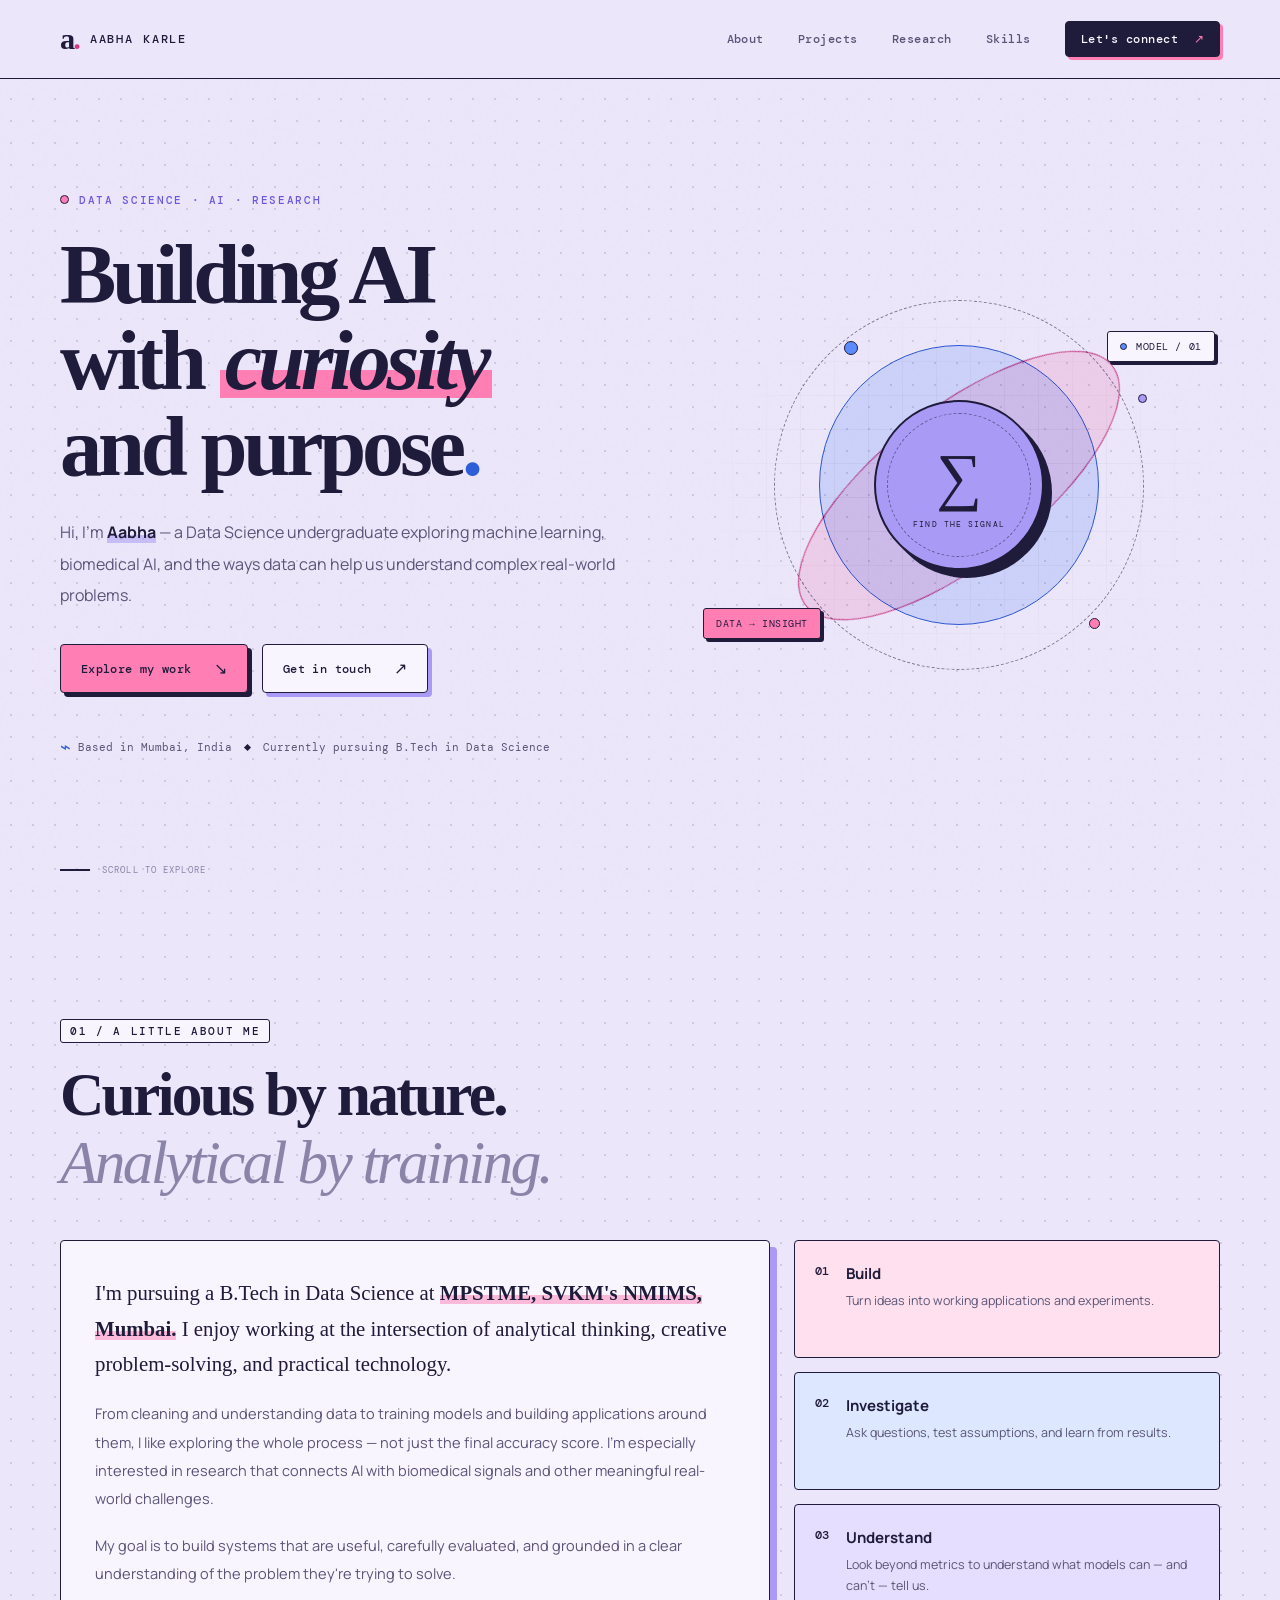
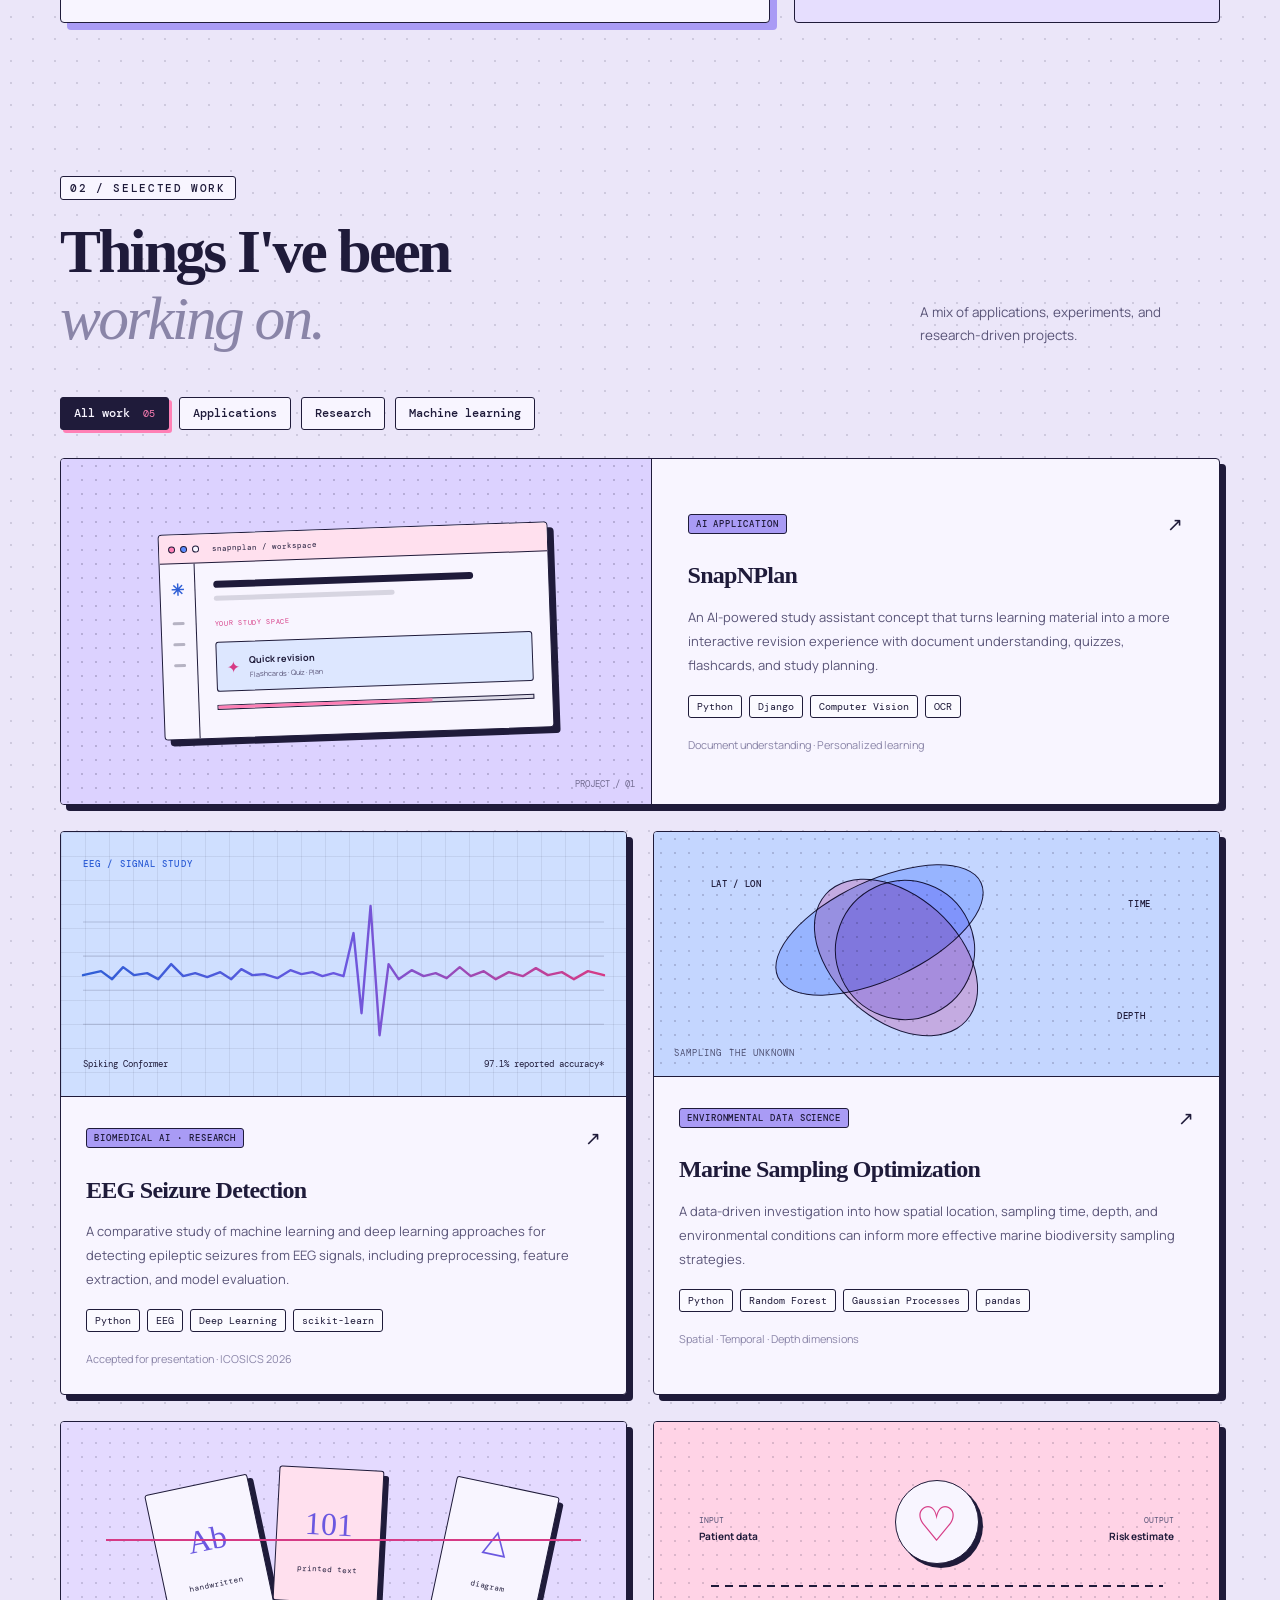
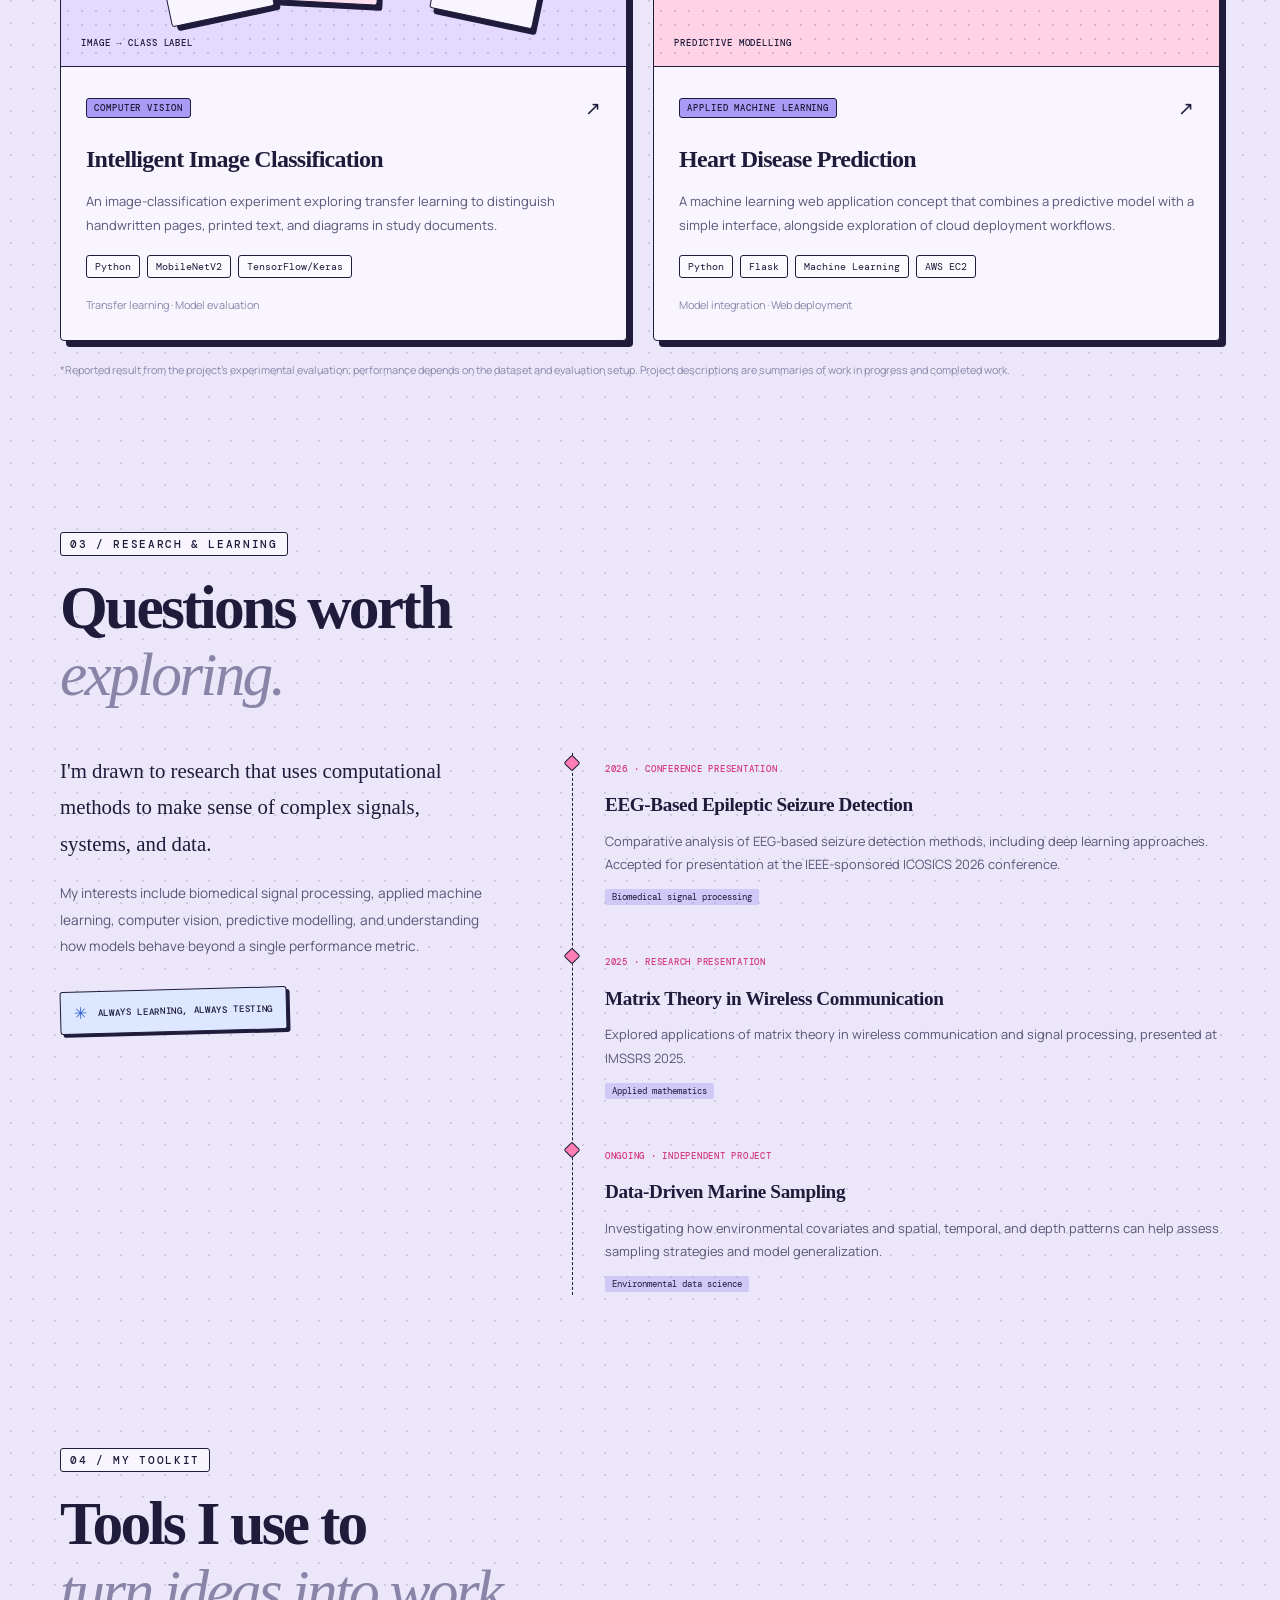
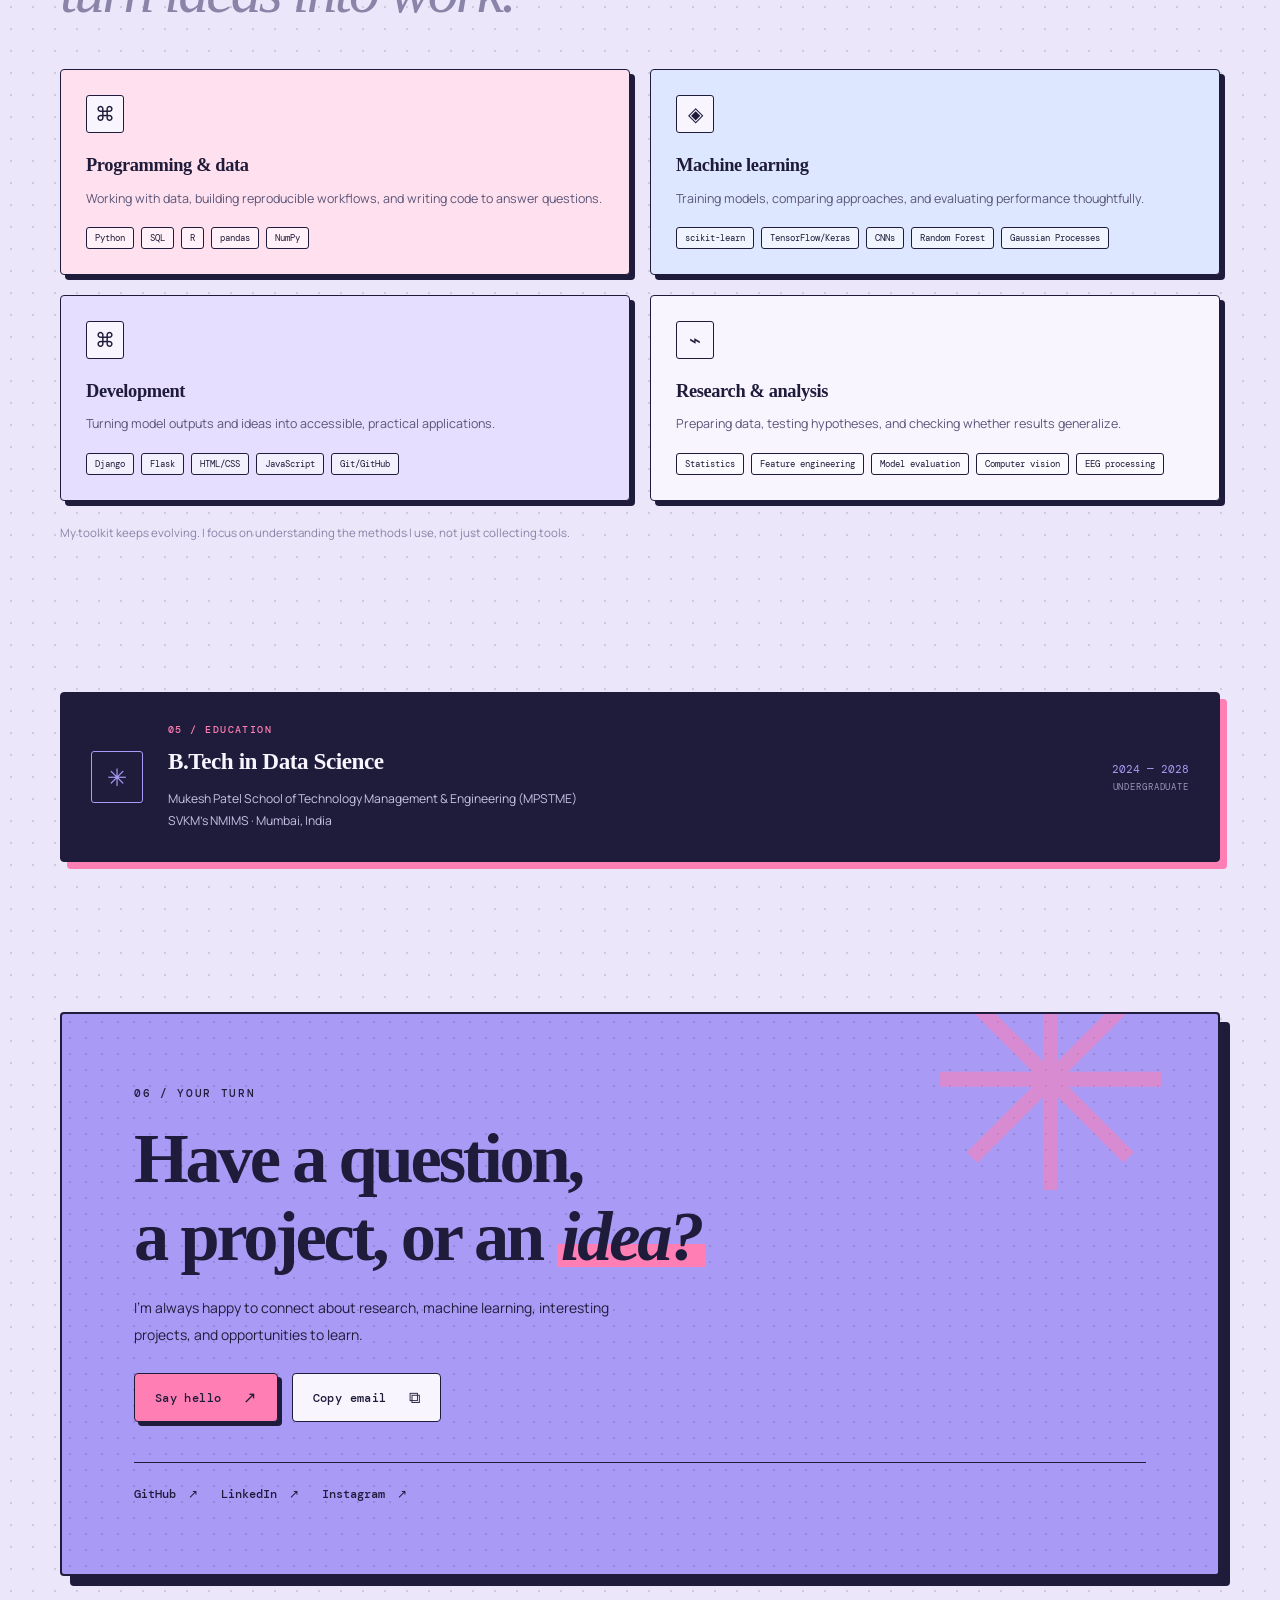
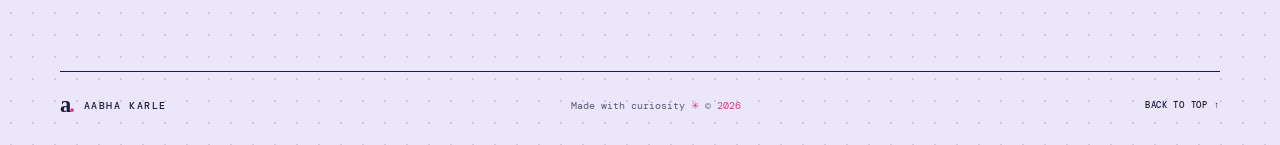
<file: index.html>
<!DOCTYPE html>
<html lang="en">
<head>
  <meta charset="UTF-8">
  <meta name="viewport" content="width=device-width, initial-scale=1.0">
  <meta name="theme-color" content="#ebe6f9">
  <meta name="description" content="Aabha Karle — Data Science student exploring machine learning, biomedical AI, and data-driven research.">
  <title>Aabha Karle | Data Science & AI</title>
  <link rel="preconnect" href="https://fonts.googleapis.com">
  <link rel="preconnect" href="https://fonts.gstatic.com" crossorigin>
  <link href="https://fonts.googleapis.com/css2?family=DM+Mono:wght@400;500&family=Manrope:wght@400;500;600;700;800&display=swap" rel="stylesheet">
  <link rel="stylesheet" href="style.css">
  <script src="script.js" defer></script>
</head>
<body>
  <div id="top"></div>
  <div class="noise" aria-hidden="true"></div>
  <div class="ambient ambient-one" aria-hidden="true"></div>
  <div class="ambient ambient-two" aria-hidden="true"></div>

  <header class="site-header">
    <nav class="nav shell" aria-label="Main navigation">
      <a class="brand" href="#home" aria-label="Aabha Karle home">
        <span class="brand-mark">a<span>.</span></span>
        <span class="brand-name">AABHA KARLE</span>
      </a>
      <button class="menu-toggle" id="menu-toggle" aria-label="Open navigation menu" aria-expanded="false" aria-controls="nav-links">
        <span></span><span></span>
      </button>
      <div class="nav-links" id="nav-links">
        <a href="#about">About</a>
        <a href="#projects">Projects</a>
        <a href="#research">Research</a>
        <a href="#skills">Skills</a>
        <a class="nav-contact" href="#contact">Let's connect <span>↗</span></a>
      </div>
    </nav>
  </header>

  <main>
    <section class="hero shell section" id="home">
      <div class="hero-copy">
        <div class="eyebrow"><span class="status-dot"></span> DATA SCIENCE · AI · RESEARCH</div>
        <h1>Building AI<br>with <span class="gradient-text">curiosity</span><br>and purpose<span class="period">.</span></h1>
        <p class="hero-intro">Hi, I'm <strong>Aabha</strong> — a Data Science undergraduate exploring machine learning, biomedical AI, and the ways data can help us understand complex real-world problems.</p>
        <div class="hero-actions">
          <a class="button button-primary" href="#projects">Explore my work <span>↘</span></a>
          <a class="button button-quiet" href="#contact">Get in touch <span>↗</span></a>
        </div>
        <div class="hero-meta">
          <span><span class="meta-icon">⌁</span> Based in Mumbai, India</span>
          <span class="meta-divider"></span>
          <span>Currently pursuing B.Tech in Data Science</span>
        </div>
      </div>

      <div class="hero-art" aria-label="Decorative abstract data visualization">
        <div class="orbit orbit-outer"></div>
        <div class="orbit orbit-inner"></div>
        <div class="orbit orbit-tilt"></div>
        <div class="core">
          <div class="core-glow"></div>
          <span class="core-symbol">∑</span>
          <span class="core-caption">FIND THE SIGNAL</span>
        </div>
        <span class="orbit-node node-one"></span>
        <span class="orbit-node node-two"></span>
        <span class="orbit-node node-three"></span>
        <div class="floating-label label-top"><span class="label-pulse"></span> MODEL / 01</div>
        <div class="floating-label label-bottom">DATA → INSIGHT</div>
        <div class="art-grid"></div>
      </div>
      <a class="scroll-cue" href="#about"><span></span> SCROLL TO EXPLORE</a>
    </section>

    <section class="section shell" id="about">
      <div class="section-heading reveal">
        <p class="eyebrow">01 / A LITTLE ABOUT ME</p>
        <h2>Curious by nature.<br><span class="muted-heading">Analytical by training.</span></h2>
      </div>
      <div class="about-layout">
        <div class="about-main glass-panel reveal">
          <p class="large-copy">I'm pursuing a B.Tech in Data Science at <strong>MPSTME, SVKM's NMIMS, Mumbai.</strong> I enjoy working at the intersection of analytical thinking, creative problem-solving, and practical technology.</p>
          <p>From cleaning and understanding data to training models and building applications around them, I like exploring the whole process — not just the final accuracy score. I'm especially interested in research that connects AI with biomedical signals and other meaningful real-world challenges.</p>
          <p>My goal is to build systems that are useful, carefully evaluated, and grounded in a clear understanding of the problem they're trying to solve.</p>
        </div>
        <aside class="about-side reveal">
          <div class="mini-card">
            <span class="mini-number">01</span>
            <div><h3>Build</h3><p>Turn ideas into working applications and experiments.</p></div>
          </div>
          <div class="mini-card">
            <span class="mini-number">02</span>
            <div><h3>Investigate</h3><p>Ask questions, test assumptions, and learn from results.</p></div>
          </div>
          <div class="mini-card">
            <span class="mini-number">03</span>
            <div><h3>Understand</h3><p>Look beyond metrics to understand what models can — and can't — tell us.</p></div>
          </div>
        </aside>
      </div>
    </section>

    <section class="section shell" id="projects">
      <div class="section-heading reveal">
        <p class="eyebrow">02 / SELECTED WORK</p>
        <div class="heading-row">
          <h2>Things I've been<br><span class="muted-heading">working on.</span></h2>
          <p class="heading-note">A mix of applications, experiments, and research-driven projects.</p>
        </div>
      </div>
      <div class="filter-row reveal" role="group" aria-label="Filter projects">
        <button class="filter-button active" data-filter="all" aria-pressed="true">All work <span>05</span></button>
        <button class="filter-button" data-filter="application" aria-pressed="false">Applications</button>
        <button class="filter-button" data-filter="research" aria-pressed="false">Research</button>
        <button class="filter-button" data-filter="ml" aria-pressed="false">Machine learning</button>
      </div>

      <div class="project-grid" id="project-grid">
        <article class="project-card project-featured reveal" data-category="application ml">
          <div class="project-visual visual-study">
            <div class="visual-window">
              <div class="window-bar"><span></span><span></span><span></span><i>snapnplan / workspace</i></div>
              <div class="study-layout">
                <div class="study-sidebar"><b>✳</b><span></span><span></span><span></span></div>
                <div class="study-content"><div class="study-line wide"></div><div class="study-line"></div><div class="study-chip">YOUR STUDY SPACE</div><div class="study-box"><span>✦</span><div><b>Quick revision</b><small>Flashcards · Quiz · Plan</small></div></div><div class="study-progress"><span></span></div></div>
              </div>
            </div>
            <span class="visual-index">PROJECT / 01</span>
          </div>
          <div class="project-info">
            <div class="project-topline"><span class="project-type">AI APPLICATION</span><span class="project-arrow">↗</span></div>
            <h3>SnapNPlan</h3>
            <p>An AI-powered study assistant concept that turns learning material into a more interactive revision experience with document understanding, quizzes, flashcards, and study planning.</p>
            <div class="tag-list"><span>Python</span><span>Django</span><span>Computer Vision</span><span>OCR</span></div>
            <span class="project-note">Document understanding · Personalized learning</span>
          </div>
        </article>

        <article class="project-card reveal" data-category="research ml">
          <div class="project-visual visual-eeg">
            <div class="signal-label">EEG / SIGNAL STUDY</div>
            <svg class="signal-chart" viewBox="0 0 520 170" role="img" aria-label="Illustrative EEG waveform">
              <defs><linearGradient id="wave" x1="0" x2="1"><stop offset="0" stop-color="#2f5fd6"/><stop offset=".5" stop-color="#6b58e0"/><stop offset="1" stop-color="#d63a85"/></linearGradient></defs>
              <g class="chart-lines"><path d="M0 34H520M0 68H520M0 102H520M0 136H520"/></g>
              <path class="wave-line" d="M0 87 L18 83 L29 91 L40 79 L51 87 L64 85 L75 91 L88 76 L100 88 L112 85 L124 89 L137 84 L148 91 L158 81 L169 87 L181 86 L194 90 L207 82 L218 86 L229 84 L239 88 L250 85 L260 88 L270 45 L278 125 L287 18 L296 147 L305 76 L315 91 L328 82 L340 88 L352 85 L363 90 L376 79 L387 88 L400 83 L412 91 L425 84 L439 88 L452 80 L464 87 L478 84 L490 91 L504 83 L520 87"/>
            </svg>
            <div class="signal-footer"><span>Spiking Conformer</span><span>97.1% reported accuracy*</span></div>
          </div>
          <div class="project-info">
            <div class="project-topline"><span class="project-type">BIOMEDICAL AI · RESEARCH</span><span class="project-arrow">↗</span></div>
            <h3>EEG Seizure Detection</h3>
            <p>A comparative study of machine learning and deep learning approaches for detecting epileptic seizures from EEG signals, including preprocessing, feature extraction, and model evaluation.</p>
            <div class="tag-list"><span>Python</span><span>EEG</span><span>Deep Learning</span><span>scikit-learn</span></div>
            <span class="project-note">Accepted for presentation · ICOSICS 2026</span>
          </div>
        </article>

        <article class="project-card reveal" data-category="research ml">
          <div class="project-visual visual-ocean">
            <div class="ocean-orb orb-one"></div><div class="ocean-orb orb-two"></div><div class="ocean-orb orb-three"></div>
            <div class="ocean-data data-one">LAT / LON</div><div class="ocean-data data-two">DEPTH</div><div class="ocean-data data-three">TIME</div>
            <div class="ocean-bottom">SAMPLING THE UNKNOWN</div>
          </div>
          <div class="project-info">
            <div class="project-topline"><span class="project-type">ENVIRONMENTAL DATA SCIENCE</span><span class="project-arrow">↗</span></div>
            <h3>Marine Sampling Optimization</h3>
            <p>A data-driven investigation into how spatial location, sampling time, depth, and environmental conditions can inform more effective marine biodiversity sampling strategies.</p>
            <div class="tag-list"><span>Python</span><span>Random Forest</span><span>Gaussian Processes</span><span>pandas</span></div>
            <span class="project-note">Spatial · Temporal · Depth dimensions</span>
          </div>
        </article>

        <article class="project-card reveal" data-category="application ml">
          <div class="project-visual visual-classifier">
            <div class="classify-scan"></div>
            <div class="classify-sheet sheet-one"><span>Ab</span><i>handwritten</i></div>
            <div class="classify-sheet sheet-two"><span>101</span><i>printed text</i></div>
            <div class="classify-sheet sheet-three"><span>△</span><i>diagram</i></div>
            <div class="classify-caption">IMAGE → CLASS LABEL</div>
          </div>
          <div class="project-info">
            <div class="project-topline"><span class="project-type">COMPUTER VISION</span><span class="project-arrow">↗</span></div>
            <h3>Intelligent Image Classification</h3>
            <p>An image-classification experiment exploring transfer learning to distinguish handwritten pages, printed text, and diagrams in study documents.</p>
            <div class="tag-list"><span>Python</span><span>MobileNetV2</span><span>TensorFlow/Keras</span></div>
            <span class="project-note">Transfer learning · Model evaluation</span>
          </div>
        </article>

        <article class="project-card reveal" data-category="application ml">
          <div class="project-visual visual-cardio">
            <div class="heart-ring"><span>♡</span></div>
            <div class="cardio-stat stat-left"><small>INPUT</small><b>Patient data</b></div>
            <div class="cardio-stat stat-right"><small>OUTPUT</small><b>Risk estimate</b></div>
            <div class="cardio-line"></div>
            <div class="cardio-caption">PREDICTIVE MODELLING</div>
          </div>
          <div class="project-info">
            <div class="project-topline"><span class="project-type">APPLIED MACHINE LEARNING</span><span class="project-arrow">↗</span></div>
            <h3>Heart Disease Prediction</h3>
            <p>A machine learning web application concept that combines a predictive model with a simple interface, alongside exploration of cloud deployment workflows.</p>
            <div class="tag-list"><span>Python</span><span>Flask</span><span>Machine Learning</span><span>AWS EC2</span></div>
            <span class="project-note">Model integration · Web deployment</span>
          </div>
        </article>
      </div>
      <p class="project-disclaimer">*Reported result from the project's experimental evaluation; performance depends on the dataset and evaluation setup. Project descriptions are summaries of work in progress and completed work.</p>
    </section>

    <section class="section shell" id="research">
      <div class="section-heading reveal">
        <p class="eyebrow">03 / RESEARCH & LEARNING</p>
        <h2>Questions worth<br><span class="muted-heading">exploring.</span></h2>
      </div>
      <div class="research-layout">
        <div class="research-intro reveal">
          <p class="large-copy">I'm drawn to research that uses computational methods to make sense of complex signals, systems, and data.</p>
          <p>My interests include biomedical signal processing, applied machine learning, computer vision, predictive modelling, and understanding how models behave beyond a single performance metric.</p>
          <div class="research-stamp"><span>✳</span> ALWAYS LEARNING, ALWAYS TESTING</div>
        </div>
        <div class="timeline">
          <article class="timeline-item reveal">
            <div class="timeline-marker"></div><div class="timeline-content"><span class="timeline-date">2026 · CONFERENCE PRESENTATION</span><h3>EEG-Based Epileptic Seizure Detection</h3><p>Comparative analysis of EEG-based seizure detection methods, including deep learning approaches. Accepted for presentation at the IEEE-sponsored ICOSICS 2026 conference.</p><span class="timeline-tag">Biomedical signal processing</span></div>
          </article>
          <article class="timeline-item reveal">
            <div class="timeline-marker"></div><div class="timeline-content"><span class="timeline-date">2025 · RESEARCH PRESENTATION</span><h3>Matrix Theory in Wireless Communication</h3><p>Explored applications of matrix theory in wireless communication and signal processing, presented at IMSSRS 2025.</p><span class="timeline-tag">Applied mathematics</span></div>
          </article>
          <article class="timeline-item reveal">
            <div class="timeline-marker"></div><div class="timeline-content"><span class="timeline-date">ONGOING · INDEPENDENT PROJECT</span><h3>Data-Driven Marine Sampling</h3><p>Investigating how environmental covariates and spatial, temporal, and depth patterns can help assess sampling strategies and model generalization.</p><span class="timeline-tag">Environmental data science</span></div>
          </article>
        </div>
      </div>
    </section>

    <section class="section shell" id="skills">
      <div class="section-heading reveal">
        <p class="eyebrow">04 / MY TOOLKIT</p>
        <h2>Tools I use to<br><span class="muted-heading">turn ideas into work.</span></h2>
      </div>
      <div class="skills-grid">
        <article class="skill-panel reveal"><div class="skill-icon">⌘</div><h3>Programming & data</h3><p>Working with data, building reproducible workflows, and writing code to answer questions.</p><div class="skill-tags"><span>Python</span><span>SQL</span><span>R</span><span>pandas</span><span>NumPy</span></div></article>
        <article class="skill-panel reveal"><div class="skill-icon">◈</div><h3>Machine learning</h3><p>Training models, comparing approaches, and evaluating performance thoughtfully.</p><div class="skill-tags"><span>scikit-learn</span><span>TensorFlow/Keras</span><span>CNNs</span><span>Random Forest</span><span>Gaussian Processes</span></div></article>
        <article class="skill-panel reveal"><div class="skill-icon">⌘</div><h3>Development</h3><p>Turning model outputs and ideas into accessible, practical applications.</p><div class="skill-tags"><span>Django</span><span>Flask</span><span>HTML/CSS</span><span>JavaScript</span><span>Git/GitHub</span></div></article>
        <article class="skill-panel reveal"><div class="skill-icon">⌁</div><h3>Research & analysis</h3><p>Preparing data, testing hypotheses, and checking whether results generalize.</p><div class="skill-tags"><span>Statistics</span><span>Feature engineering</span><span>Model evaluation</span><span>Computer vision</span><span>EEG processing</span></div></article>
      </div>
      <p class="skills-note">My toolkit keeps evolving. I focus on understanding the methods I use, not just collecting tools.</p>
    </section>

    <section class="section shell" id="education">
      <div class="education-card reveal">
        <div class="education-icon">✳</div>
        <div class="education-main"><p class="eyebrow">05 / EDUCATION</p><h2>B.Tech in Data Science</h2><p class="education-school">Mukesh Patel School of Technology Management & Engineering (MPSTME)<br>SVKM's NMIMS · Mumbai, India</p></div>
        <div class="education-year"><span>2024 — 2028</span><small>UNDERGRADUATE</small></div>
      </div>
    </section>

    <section class="section shell contact-section" id="contact">
      <div class="contact-card reveal">
        <div class="contact-decoration" aria-hidden="true">✳</div>
        <p class="eyebrow">06 / YOUR TURN</p>
        <h2>Have a question,<br>a project, or an <span class="gradient-text">idea?</span></h2>
        <p class="contact-copy">I'm always happy to connect about research, machine learning, interesting projects, and opportunities to learn.</p>

        <div class="hero-actions contact-email">
          <a class="button button-primary" href="mailto:karle.aabha@gmail.com?subject=Hello%20Aabha&body=Hi%20Aabha%2C%0A%0A">
            Say hello <span>↗</span>
          </a>
          <button class="button button-quiet" id="copy-mail" type="button" style="cursor:pointer;">
            <b id="copy-label" style="font-weight:inherit;">Copy email</b> <span>⧉</span>
          </button>
        </div>

        <div class="social-links">
          <a href="https://github.com/karleaabha-byte" target="_blank" rel="noopener noreferrer">GitHub <span>↗</span></a>
          <a href="https://www.linkedin.com/in/aabha-karle/" target="_blank" rel="noopener noreferrer">LinkedIn <span>↗</span></a>
          <a href="https://instagram.com/aabha._.k" target="_blank" rel="noopener noreferrer">Instagram <span>↗</span></a>
        </div>
      </div>
    </section>
  </main>

  <footer class="footer shell">
    <a class="brand footer-brand" href="#home"><span class="brand-mark">a<span>.</span></span><span class="brand-name">AABHA KARLE</span></a>
    <p>Made with curiosity <span>✳</span> © <span id="year">2026</span></p>
    <a class="back-top" href="#top">BACK TO TOP ↑</a>
  </footer>

  <script>
    (function () {
      var btn = document.getElementById('copy-mail');
      var label = document.getElementById('copy-label');
      if (!btn) return;
      var email = 'karle.aabha@gmail.com';

      function done() {
        label.textContent = 'Copied!';
        setTimeout(function () { label.textContent = 'Copy email'; }, 1800);
      }

      btn.addEventListener('click', function () {
        if (navigator.clipboard && window.isSecureContext) {
          navigator.clipboard.writeText(email).then(done, fallback);
        } else {
          fallback();
        }
      });

      function fallback() {
        var t = document.createElement('textarea');
        t.value = email;
        t.setAttribute('readonly', '');
        t.style.position = 'fixed';
        t.style.opacity = '0';
        document.body.appendChild(t);
        t.select();
        t.setSelectionRange(0, email.length);
        try { document.execCommand('copy'); done(); } catch (e) {}
        document.body.removeChild(t);
      }
    })();
  </script>
</body>
</html>
</file>
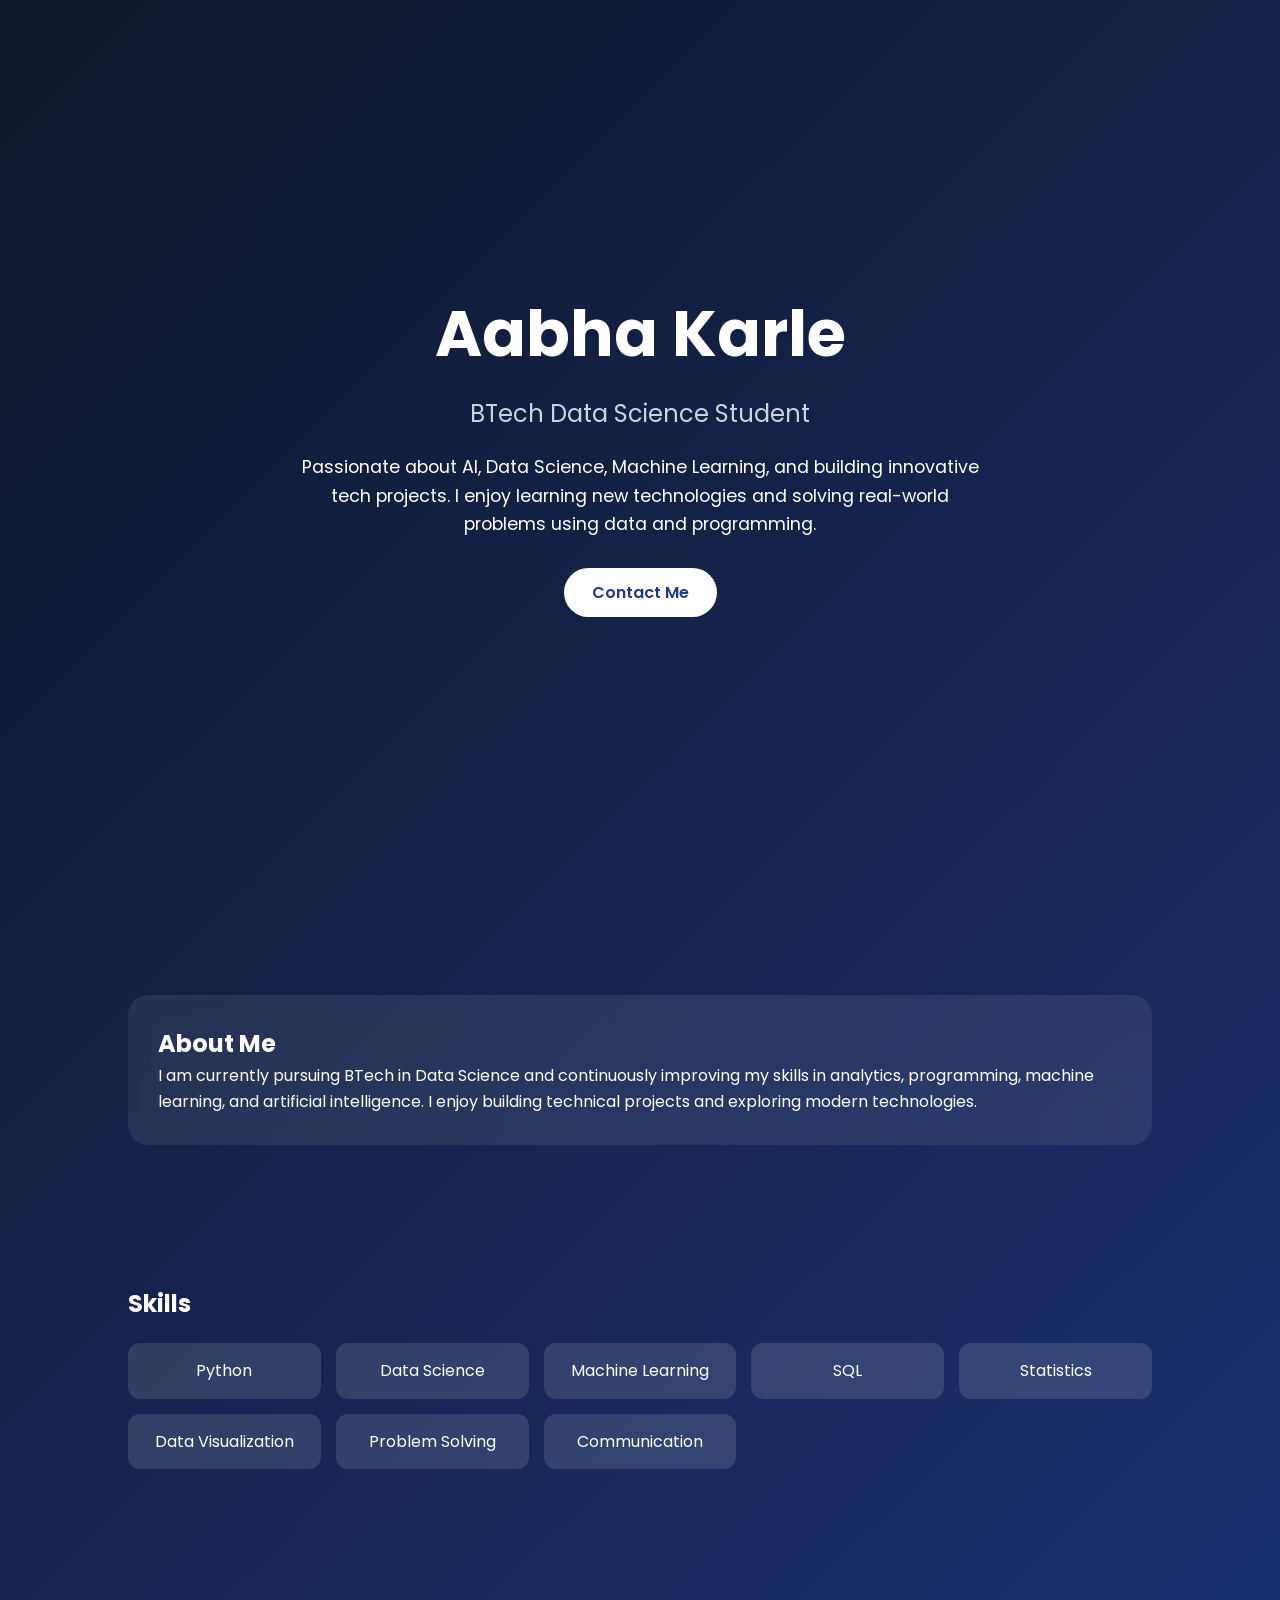
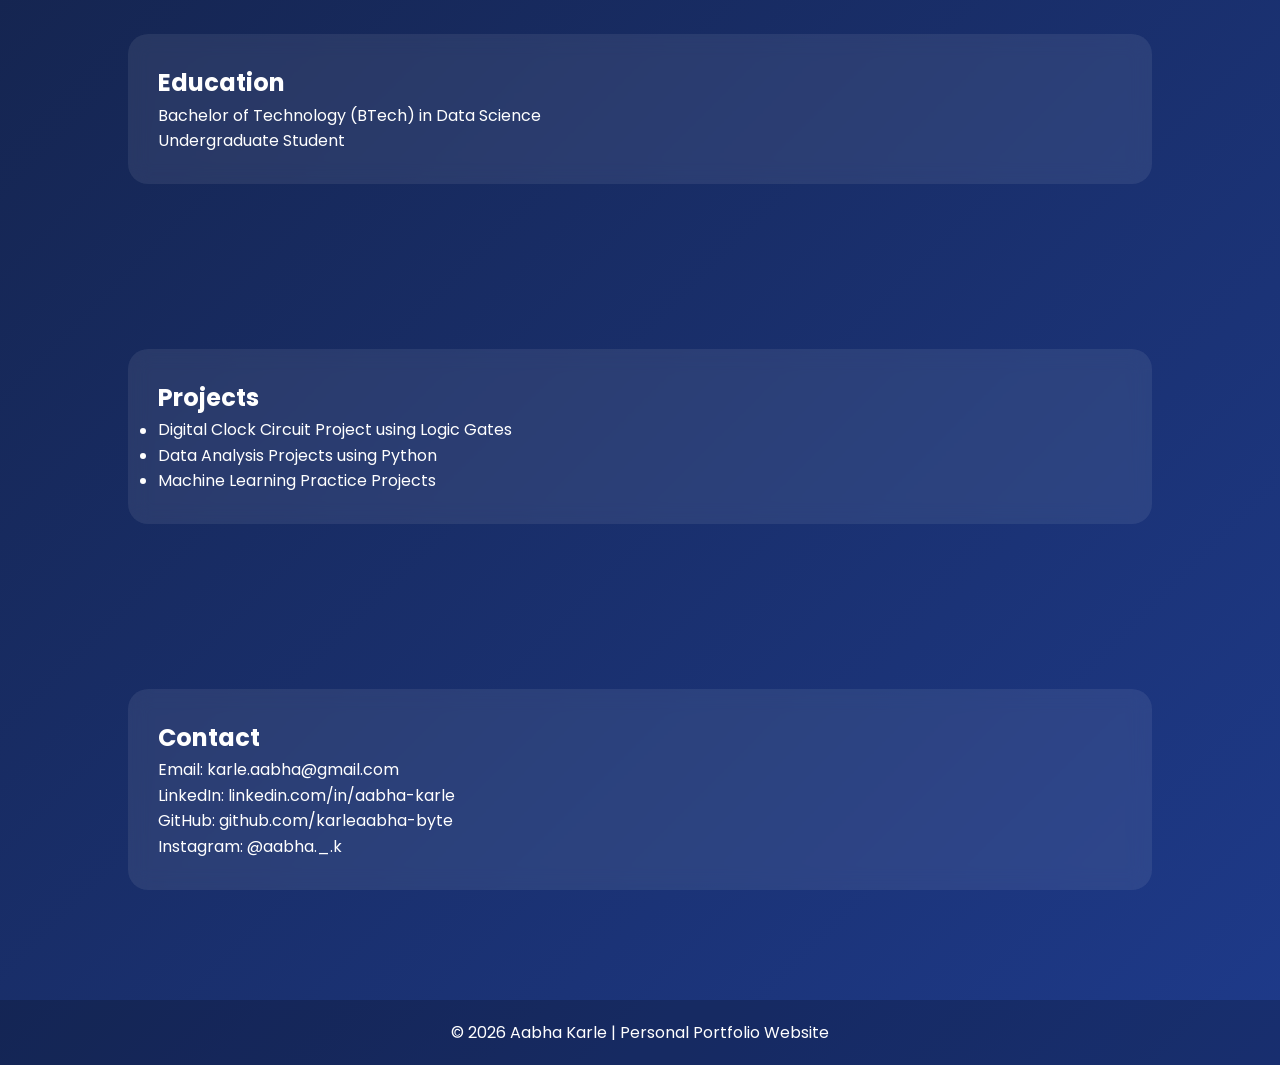
<file: aabha_portfolio.html>
<!DOCTYPE html>
<html lang="en">
<head>
<meta charset="UTF-8">
<meta name="viewport" content="width=device-width, initial-scale=1.0">
<title>Aabha Karle | Portfolio</title>
<link href="https://fonts.googleapis.com/css2?family=Poppins:wght@300;400;600;700&display=swap" rel="stylesheet">
<style>
*{
    margin:0;
    padding:0;
    box-sizing:border-box;
    font-family:'Poppins',sans-serif;
}
body{
    background:linear-gradient(135deg,#0f172a,#1e3a8a);
    color:white;
    line-height:1.6;
}
header{
    min-height:100vh;
    display:flex;
    flex-direction:column;
    justify-content:center;
    align-items:center;
    text-align:center;
    padding:20px;
}
header h1{
    font-size:4rem;
    margin-bottom:10px;
}
header h2{
    font-weight:400;
    color:#cbd5e1;
    margin-bottom:20px;
}
header p{
    max-width:700px;
    font-size:1.1rem;
}
.btn{
    margin-top:30px;
    padding:12px 28px;
    background:white;
    color:#1e3a8a;
    text-decoration:none;
    border-radius:30px;
    font-weight:600;
}
section{
    padding:70px 10%;
}
.card{
    background:rgba(255,255,255,0.08);
    backdrop-filter:blur(10px);
    padding:30px;
    border-radius:20px;
    margin-top:25px;
}
.skills{
    display:grid;
    grid-template-columns:repeat(auto-fit,minmax(180px,1fr));
    gap:15px;
    margin-top:20px;
}
.skill{
    background:rgba(255,255,255,0.12);
    padding:15px;
    border-radius:12px;
    text-align:center;
}
.contact a{
    color:white;
    text-decoration:none;
}
footer{
    text-align:center;
    padding:20px;
    background:rgba(0,0,0,0.2);
    margin-top:40px;
}
</style>
</head>
<body>

<header>
    <h1>Aabha Karle</h1>
    <h2>BTech Data Science Student</h2>
    <p>
        Passionate about AI, Data Science, Machine Learning, and building innovative tech projects.
        I enjoy learning new technologies and solving real-world problems using data and programming.
    </p>
    <a class="btn" href="#contact">Contact Me</a>
</header>

<section>
    <div class="card">
        <h2>About Me</h2>
        <p>
            I am currently pursuing BTech in Data Science and continuously improving my skills in analytics,
            programming, machine learning, and artificial intelligence. I enjoy building technical projects
            and exploring modern technologies.
        </p>
    </div>
</section>

<section>
    <h2>Skills</h2>
    <div class="skills">
        <div class="skill">Python</div>
        <div class="skill">Data Science</div>
        <div class="skill">Machine Learning</div>
        <div class="skill">SQL</div>
        <div class="skill">Statistics</div>
        <div class="skill">Data Visualization</div>
        <div class="skill">Problem Solving</div>
        <div class="skill">Communication</div>
    </div>
</section>

<section>
    <div class="card">
        <h2>Education</h2>
        <p>Bachelor of Technology (BTech) in Data Science</p>
        <p>Undergraduate Student</p>
    </div>
</section>

<section>
    <div class="card">
        <h2>Projects</h2>
        <ul>
            <li>Digital Clock Circuit Project using Logic Gates</li>
            <li>Data Analysis Projects using Python</li>
            <li>Machine Learning Practice Projects</li>
        </ul>
    </div>
</section>

<section id="contact">
    <div class="card contact">
        <h2>Contact</h2>
        <p>Email: <a href="mailto:karle.aabha@gmail.com">karle.aabha@gmail.com</a></p>
        <p>LinkedIn: <a href="https://www.linkedin.com/in/aabha-karle" target="_blank">linkedin.com/in/aabha-karle</a></p>
        <p>GitHub: <a href="https://github.com/karleaabha-byte" target="_blank">github.com/karleaabha-byte</a></p>
        <p>Instagram: <a href="https://instagram.com/aabha._.k" target="_blank">@aabha._.k</a></p>
    </div>
</section>

<footer>
    © 2026 Aabha Karle | Personal Portfolio Website
</footer>

</body>
</html>
</file>
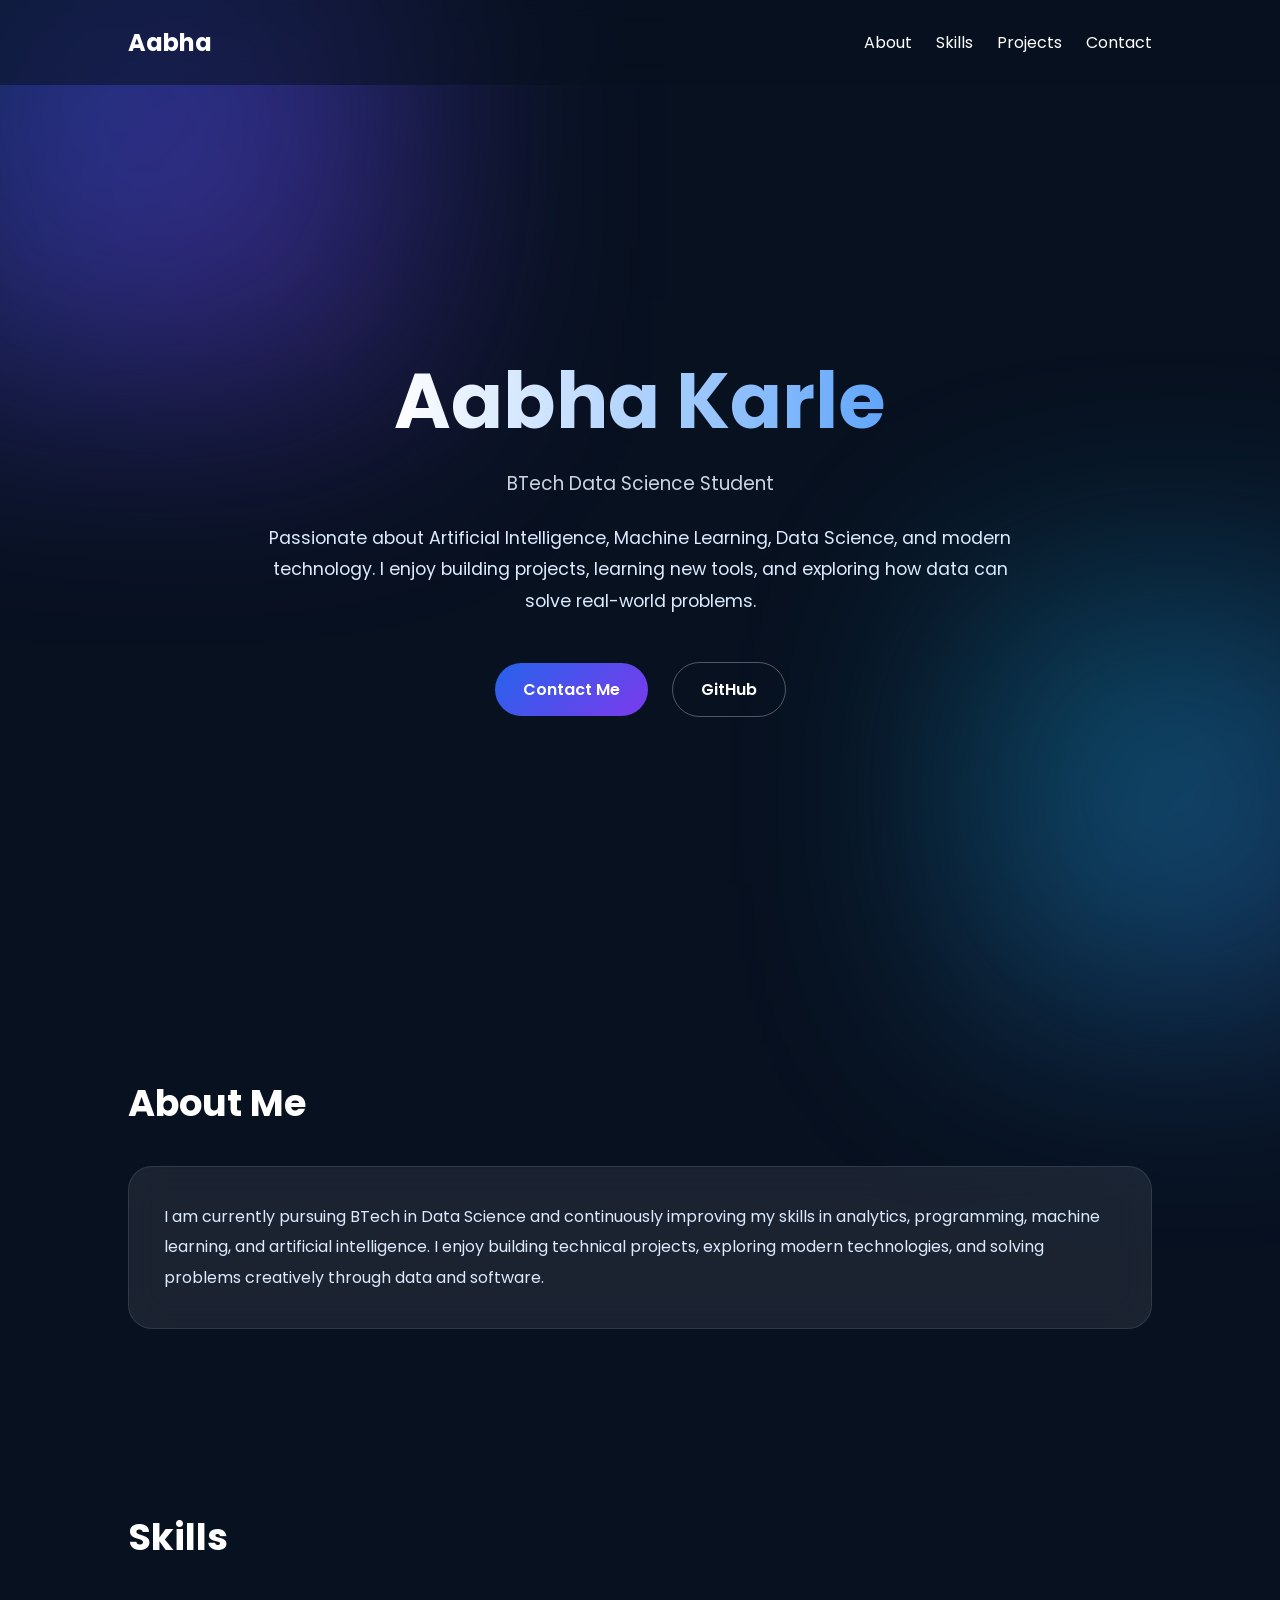
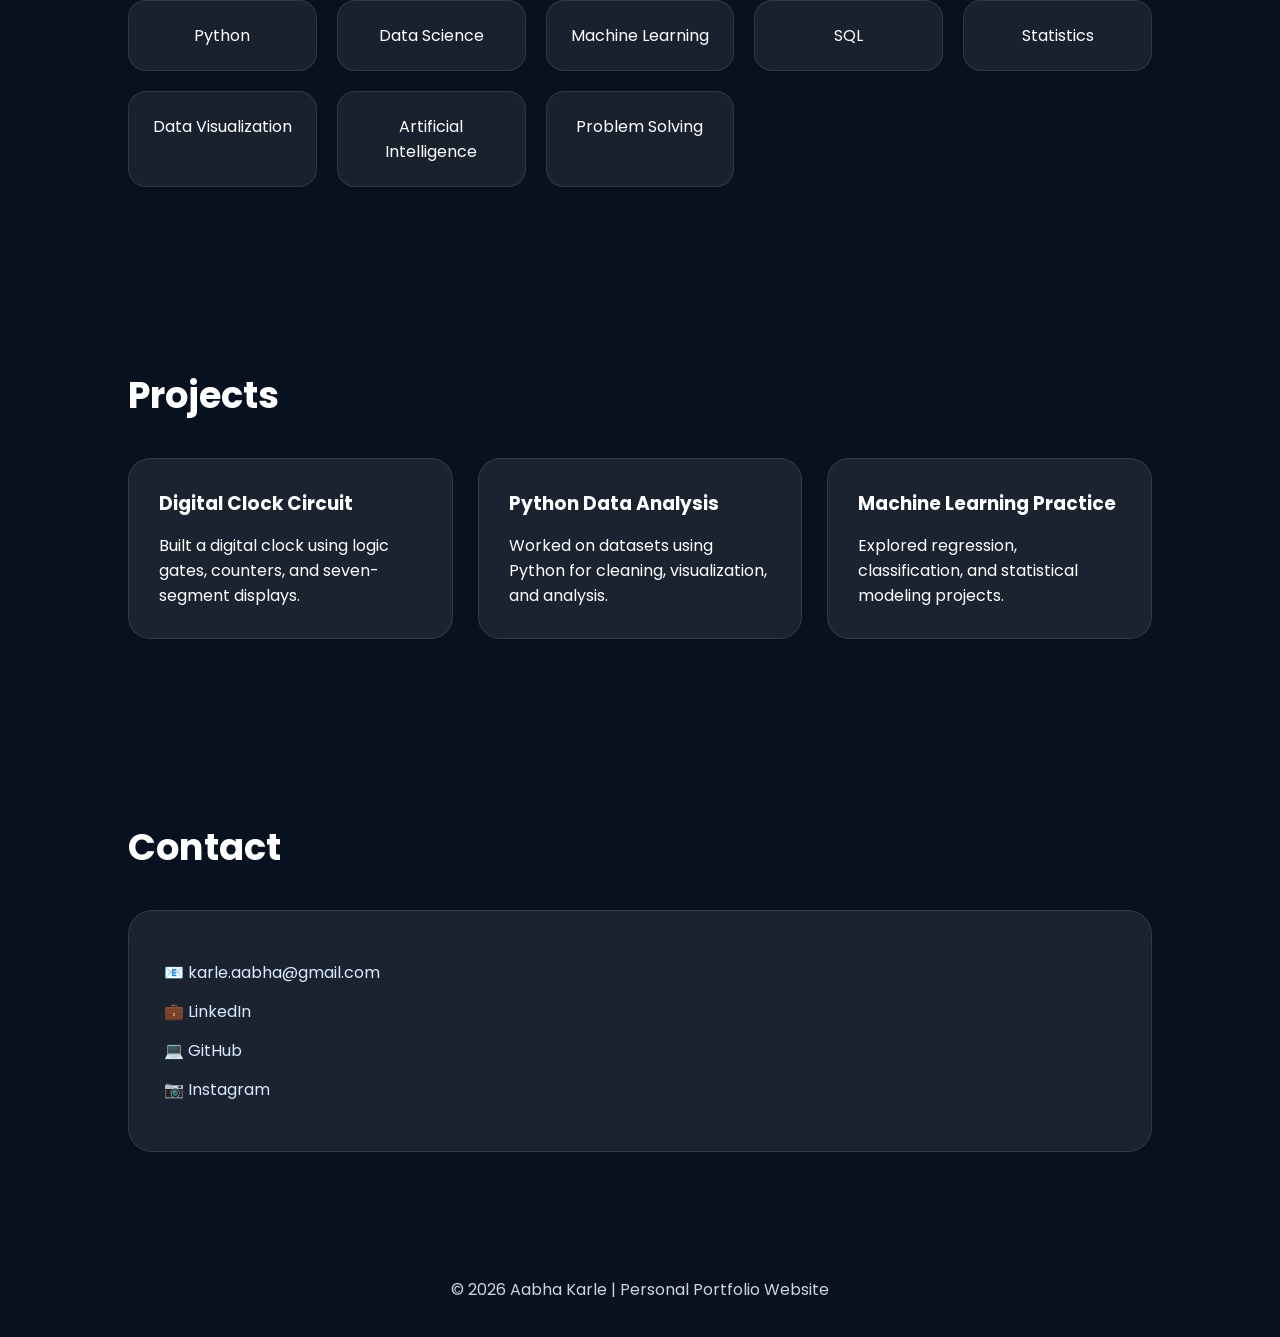
<file: aabha_pretty_portfolio.html>
<!DOCTYPE html>
<html lang="en">
<head>
<meta charset="UTF-8">
<meta name="viewport" content="width=device-width, initial-scale=1.0">
<title>Aabha Karle | Portfolio</title>

<link href="https://fonts.googleapis.com/css2?family=Poppins:wght@300;400;500;600;700&display=swap" rel="stylesheet">

<style>
*{
    margin:0;
    padding:0;
    box-sizing:border-box;
    font-family:'Poppins',sans-serif;
}

body{
    background:#081120;
    color:white;
    overflow-x:hidden;
}

body::before{
    content:'';
    position:fixed;
    width:500px;
    height:500px;
    background:linear-gradient(135deg,#2563eb,#7c3aed);
    filter:blur(120px);
    top:-120px;
    left:-100px;
    opacity:0.5;
    z-index:-1;
}

body::after{
    content:'';
    position:fixed;
    width:400px;
    height:400px;
    background:linear-gradient(135deg,#06b6d4,#3b82f6);
    filter:blur(120px);
    bottom:-100px;
    right:-100px;
    opacity:0.4;
    z-index:-1;
}

nav{
    display:flex;
    justify-content:space-between;
    align-items:center;
    padding:25px 10%;
    position:sticky;
    top:0;
    backdrop-filter:blur(12px);
    background:rgba(8,17,32,0.55);
}

nav h2{
    font-size:1.5rem;
}

nav a{
    color:white;
    text-decoration:none;
    margin-left:20px;
    transition:0.3s;
}

nav a:hover{
    color:#60a5fa;
}

.hero{
    min-height:100vh;
    display:flex;
    flex-direction:column;
    justify-content:center;
    align-items:center;
    text-align:center;
    padding:40px 20px;
}

.hero h1{
    font-size:4.8rem;
    font-weight:700;
    background:linear-gradient(to right,#ffffff,#60a5fa);
    -webkit-background-clip:text;
    -webkit-text-fill-color:transparent;
}

.hero h3{
    margin-top:10px;
    color:#cbd5e1;
    font-weight:400;
}

.hero p{
    margin-top:25px;
    max-width:750px;
    color:#dbeafe;
    line-height:1.8;
    font-size:1.1rem;
}

.hero-btns{
    margin-top:35px;
}

.btn{
    display:inline-block;
    padding:14px 28px;
    border-radius:40px;
    text-decoration:none;
    margin:10px;
    font-weight:600;
    transition:0.3s;
}

.primary{
    background:linear-gradient(135deg,#2563eb,#7c3aed);
    color:white;
}

.secondary{
    border:1px solid rgba(255,255,255,0.3);
    color:white;
}

.btn:hover{
    transform:translateY(-4px);
}

section{
    padding:90px 10%;
}

.section-title{
    font-size:2.3rem;
    margin-bottom:35px;
}

.glass{
    background:rgba(255,255,255,0.08);
    border:1px solid rgba(255,255,255,0.1);
    backdrop-filter:blur(18px);
    border-radius:24px;
    padding:35px;
}

.about p{
    color:#dbeafe;
    line-height:1.9;
}

.skills-grid{
    display:grid;
    grid-template-columns:repeat(auto-fit,minmax(180px,1fr));
    gap:20px;
}

.skill-card{
    background:rgba(255,255,255,0.07);
    border:1px solid rgba(255,255,255,0.1);
    padding:22px;
    border-radius:18px;
    text-align:center;
    transition:0.3s;
}

.skill-card:hover{
    transform:translateY(-6px);
    background:rgba(255,255,255,0.12);
}

.projects{
    display:grid;
    grid-template-columns:repeat(auto-fit,minmax(280px,1fr));
    gap:25px;
}

.project-card{
    background:rgba(255,255,255,0.08);
    border-radius:22px;
    padding:30px;
    border:1px solid rgba(255,255,255,0.1);
    transition:0.3s;
}

.project-card:hover{
    transform:translateY(-6px);
}

.project-card h3{
    margin-bottom:15px;
}

.contact-links a{
    display:block;
    margin:14px 0;
    color:#dbeafe;
    text-decoration:none;
}

footer{
    text-align:center;
    padding:35px;
    color:#cbd5e1;
}

@media(max-width:768px){
    .hero h1{
        font-size:3rem;
    }

    nav{
        padding:20px;
    }

    section{
        padding:70px 6%;
    }
}
</style>
</head>

<body>

<nav>
    <h2>Aabha</h2>
    <div>
        <a href="#about">About</a>
        <a href="#skills">Skills</a>
        <a href="#projects">Projects</a>
        <a href="#contact">Contact</a>
    </div>
</nav>

<section class="hero">
    <h1>Aabha Karle</h1>
    <h3>BTech Data Science Student</h3>

    <p>
        Passionate about Artificial Intelligence, Machine Learning, Data Science, and modern technology.
        I enjoy building projects, learning new tools, and exploring how data can solve real-world problems.
    </p>

    <div class="hero-btns">
        <a class="btn primary" href="#contact">Contact Me</a>
        <a class="btn secondary" href="https://github.com/karleaabha-byte" target="_blank">GitHub</a>
    </div>
</section>

<section id="about">
    <h2 class="section-title">About Me</h2>

    <div class="glass about">
        <p>
            I am currently pursuing BTech in Data Science and continuously improving my skills in analytics,
            programming, machine learning, and artificial intelligence. I enjoy building technical projects,
            exploring modern technologies, and solving problems creatively through data and software.
        </p>
    </div>
</section>

<section id="skills">
    <h2 class="section-title">Skills</h2>

    <div class="skills-grid">
        <div class="skill-card">Python</div>
        <div class="skill-card">Data Science</div>
        <div class="skill-card">Machine Learning</div>
        <div class="skill-card">SQL</div>
        <div class="skill-card">Statistics</div>
        <div class="skill-card">Data Visualization</div>
        <div class="skill-card">Artificial Intelligence</div>
        <div class="skill-card">Problem Solving</div>
    </div>
</section>

<section id="projects">
    <h2 class="section-title">Projects</h2>

    <div class="projects">
        <div class="project-card">
            <h3>Digital Clock Circuit</h3>
            <p>Built a digital clock using logic gates, counters, and seven-segment displays.</p>
        </div>

        <div class="project-card">
            <h3>Python Data Analysis</h3>
            <p>Worked on datasets using Python for cleaning, visualization, and analysis.</p>
        </div>

        <div class="project-card">
            <h3>Machine Learning Practice</h3>
            <p>Explored regression, classification, and statistical modeling projects.</p>
        </div>
    </div>
</section>

<section id="contact">
    <h2 class="section-title">Contact</h2>

    <div class="glass contact-links">
        <a href="mailto:karle.aabha@gmail.com">📧 karle.aabha@gmail.com</a>
        <a href="https://www.linkedin.com/in/aabha-karle" target="_blank">💼 LinkedIn</a>
        <a href="https://github.com/karleaabha-byte" target="_blank">💻 GitHub</a>
        <a href="https://instagram.com/aabha._.k" target="_blank">📷 Instagram</a>
    </div>
</section>

<footer>
    © 2026 Aabha Karle | Personal Portfolio Website
</footer>

</body>
</html>
</file>
<file: style.css>
/* Aabha Karle Portfolio — styles (risograph / editorial) */
:root {
  --bg: #ebe6f9;
  --paper: #f8f5ff;
  --ink: #1f1b3a;
  --muted: #5a5578;
  --soft: #8a85a8;
  --line: rgba(31, 27, 58, .16);

  --lavender: #a99bf5;
  --lav-deep: #6b58e0;
  --pink: #ff7fb5;
  --pink-ink: #d63a85;
  --blue: #5b8cff;
  --blue-ink: #2f5fd6;

  --font: "Manrope", sans-serif;
  --mono: "DM Mono", monospace;
  --serif: "Iowan Old Style", "Palatino Linotype", Palatino, Georgia, serif;
}
* { box-sizing: border-box; margin: 0; padding: 0; }
html { scroll-behavior: smooth; scroll-padding-top: 92px; }
body {
  background-color: var(--bg);
  background-image: radial-gradient(rgba(31,27,58,.14) 1px, transparent 1.2px);
  background-size: 22px 22px;
  color: var(--ink); font-family: var(--font);
  line-height: 1.7; overflow-x: hidden; -webkit-font-smoothing: antialiased;
}
body::selection { background: var(--pink); color: var(--ink); }
a { color: inherit; text-decoration: none; }
button { font: inherit; }
.shell { width: min(1160px, calc(100% - 64px)); margin-inline: auto; }
.noise { position: fixed; inset: 0; pointer-events: none; opacity: .06; z-index: -1; background-image: url("data:image/svg+xml,%3Csvg viewBox='0 0 180 180' xmlns='http://www.w3.org/2000/svg'%3E%3Cfilter id='n'%3E%3CfeTurbulence type='fractalNoise' baseFrequency='.9' numOctaves='3' stitchTiles='stitch'/%3E%3C/filter%3E%3Crect width='100%25' height='100%25' filter='url(%23n)' opacity='.19'/%3E%3C/svg%3E"); }
.ambient { display: none; }

/* header */
.site-header { position: sticky; top: 0; z-index: 20; background: var(--bg); border-bottom: 1.5px solid var(--ink); }
.nav { min-height: 78px; display: flex; align-items: center; justify-content: space-between; }
.brand { display: inline-flex; align-items: center; gap: 11px; }
.brand-mark { font-family: var(--serif); font-size: 1.9rem; font-weight: 700; line-height: 1; letter-spacing: -2px; }
.brand-mark span { color: var(--pink-ink); }
.brand-name { font: 500 .72rem var(--mono); letter-spacing: .16em; }
.nav-links { display: flex; align-items: center; gap: 34px; color: var(--muted); font: 500 .76rem var(--mono); letter-spacing: .04em; }
.nav-links a { transition: color .2s ease; position: relative; }
.nav-links a:not(.nav-contact):hover, .nav-links a.active { color: var(--ink); }
.nav-links a:not(.nav-contact):hover::after, .nav-links a.active::after { content: ""; position: absolute; left: 0; right: 0; bottom: -4px; height: 5px; background: var(--pink); z-index: -1; }
.nav-contact { padding: 9px 15px; border: 1.5px solid var(--ink); border-radius: 4px; background: var(--ink); color: var(--paper) !important; box-shadow: 3px 3px 0 var(--pink); transition: transform .15s, box-shadow .15s; }
.nav-contact:hover { transform: translate(2px,2px); box-shadow: 1px 1px 0 var(--pink); }
.nav-contact span { color: var(--pink); margin-left: 8px; }
.menu-toggle { display: none; }
.section { padding-top: 115px; padding-bottom: 35px; }

/* hero */
.hero { min-height: calc(100svh - 78px); padding-top: 85px; padding-bottom: 95px; display: grid; grid-template-columns: 1.1fr .9fr; align-items: center; position: relative; }
.hero-copy { position: relative; z-index: 2; padding-bottom: 18px; }
.eyebrow { color: var(--lav-deep); font: 500 .69rem var(--mono); letter-spacing: .15em; text-transform: uppercase; }
.hero .eyebrow { display: flex; align-items: center; gap: 10px; margin-bottom: 25px; }
.status-dot, .label-pulse { width: 9px; height: 9px; border-radius: 50%; background: var(--pink); border: 1.5px solid var(--ink); }
.hero h1 { font-family: var(--serif); font-size: clamp(3.5rem, 6.6vw, 6.3rem); letter-spacing: -.05em; line-height: 1.02; font-weight: 700; }
.gradient-text { color: var(--ink); font-style: italic; background: linear-gradient(transparent 60%, var(--pink) 60% 90%, transparent 90%); -webkit-text-fill-color: currentColor; padding: 0 .06em; }
.period { color: var(--blue-ink); }
.hero-intro { max-width: 560px; margin-top: 27px; color: var(--muted); font-size: 1rem; line-height: 1.95; }
.hero-intro strong { color: var(--ink); font-weight: 700; background: linear-gradient(transparent 62%, rgba(169,155,245,.55) 62%); }
.hero-actions { display: flex; flex-wrap: wrap; gap: 14px; margin-top: 33px; }
.button { display: inline-flex; align-items: center; justify-content: center; gap: 22px; padding: 13px 20px; border: 1.5px solid var(--ink); border-radius: 4px; font: 500 .78rem var(--mono); letter-spacing: .03em; transition: transform .15s ease, box-shadow .15s ease, background .15s; }
.button span { font-size: 1rem; }
.button-primary { background: var(--pink); color: var(--ink); box-shadow: 4px 4px 0 var(--ink); }
.button-primary:hover { transform: translate(3px,3px); box-shadow: 1px 1px 0 var(--ink); }
.button-quiet { background: var(--paper); color: var(--ink); box-shadow: 4px 4px 0 var(--lavender); }
.button-quiet:hover { transform: translate(3px,3px); box-shadow: 1px 1px 0 var(--lavender); }
.hero-meta { display: flex; align-items: center; gap: 13px; flex-wrap: wrap; margin-top: 42px; color: var(--muted); font: .67rem var(--mono); }
.meta-icon { color: var(--blue-ink); font-size: 1.15rem; vertical-align: -2px; }
.meta-divider { width: 5px; height: 5px; background: var(--ink); transform: rotate(45deg); }
.hero-art { position: relative; min-height: 480px; display: grid; place-items: center; }
.art-grid { position: absolute; inset: 10% 0; opacity: .5; background-image: linear-gradient(var(--line) 1px, transparent 1px), linear-gradient(90deg, var(--line) 1px, transparent 1px); background-size: 34px 34px; mask-image: radial-gradient(ellipse, black, transparent 72%); }
.orbit { position: absolute; border-radius: 50%; }
.orbit-outer { width: 370px; height: 370px; border: 1.5px dashed rgba(31,27,58,.55); animation: rotate 35s linear infinite; }
.orbit-inner { width: 280px; height: 280px; border: 1.5px solid var(--blue-ink); background: rgba(91,140,255,.2); mix-blend-mode: multiply; animation: rotate 27s linear infinite reverse; }
.orbit-tilt { width: 390px; height: 155px; transform: rotate(-38deg); border: 1.5px solid var(--pink-ink); background: rgba(255,127,181,.22); mix-blend-mode: multiply; }
.core { width: 170px; height: 170px; display: flex; flex-direction: column; align-items: center; justify-content: center; border-radius: 50%; position: relative; z-index: 1; background: var(--lavender); border: 2px solid var(--ink); box-shadow: 8px 8px 0 var(--ink); }
.core-glow { position: absolute; inset: 11px; border-radius: 50%; border: 1.5px dashed var(--ink); opacity: .5; animation: rotate 25s linear infinite; }
.core-symbol { font-family: var(--serif); font-size: 4rem; line-height: 1.15; font-weight: 400; color: var(--ink); }
.core-caption { margin-top: 6px; font: .53rem var(--mono); letter-spacing: .13em; color: var(--ink); }
.orbit-node { position: absolute; width: 14px; height: 14px; border-radius: 50%; background: var(--blue); border: 1.5px solid var(--ink); z-index: 2; }
.node-one { top: 20%; left: 28%; }
.node-two { bottom: 20%; right: 23%; width: 11px; height: 11px; background: var(--pink); }
.node-three { top: 31%; right: 14%; width: 9px; height: 9px; background: var(--lavender); }
.floating-label { position: absolute; z-index: 3; border: 1.5px solid var(--ink); background: var(--paper); padding: 8px 12px; border-radius: 3px; color: var(--ink); font: .6rem var(--mono); letter-spacing: .06em; box-shadow: 3px 3px 0 var(--ink); }
.label-top { top: 18%; right: 1%; display: flex; align-items: center; gap: 9px; }
.label-pulse { width: 7px; height: 7px; background: var(--blue); }
.label-bottom { bottom: 18%; left: 1%; background: var(--pink); }
.scroll-cue { position: absolute; bottom: 25px; left: 0; display: flex; align-items: center; gap: 12px; color: var(--soft); font: .58rem var(--mono); letter-spacing: .12em; }
.scroll-cue span { width: 30px; height: 1.5px; background: var(--ink); }

/* section headings */
.section-heading { margin-bottom: 44px; }
.section-heading .eyebrow { margin-bottom: 18px; display: inline-block; padding: 4px 9px; border: 1.5px solid var(--ink); border-radius: 3px; background: var(--paper); color: var(--ink); }
.section-heading h2, .contact-card h2 { font-family: var(--serif); font-size: clamp(2.4rem, 4.8vw, 4rem); letter-spacing: -.045em; line-height: 1.1; font-weight: 700; }
.muted-heading { color: var(--soft); font-style: italic; font-weight: 400; }

/* about */
.about-layout { display: grid; grid-template-columns: 1.25fr .75fr; gap: 24px; align-items: stretch; }
.glass-panel { padding: 34px; border: 1.5px solid var(--ink); border-radius: 4px; background: var(--paper); box-shadow: 7px 7px 0 var(--lavender); }
.about-main p { color: var(--muted); font-size: .91rem; line-height: 1.95; margin-top: 18px; }
.about-main p:first-child { margin-top: 0; }
.about-main .large-copy { font-family: var(--serif); font-size: 1.3rem; line-height: 1.7; color: var(--ink); }
.about-main strong { color: var(--ink); background: linear-gradient(transparent 62%, rgba(255,127,181,.5) 62%); }
.about-side { display: flex; flex-direction: column; gap: 14px; }
.mini-card { flex: 1; display: flex; gap: 17px; padding: 20px; border: 1.5px solid var(--ink); border-radius: 4px; background: var(--paper); transition: transform .15s, box-shadow .15s; }
.mini-card:nth-child(1) { background: #ffe0ee; }
.mini-card:nth-child(2) { background: #dde7ff; }
.mini-card:nth-child(3) { background: #e6defe; }
.mini-card:hover { transform: translate(-2px,-2px); box-shadow: 4px 4px 0 var(--ink); }
.mini-number { color: var(--ink); font: 500 .72rem var(--mono); padding-top: 3px; }
.mini-card h3 { font-size: .94rem; margin-bottom: 3px; }
.mini-card p { color: var(--muted); font-size: .78rem; line-height: 1.7; }

/* projects */
.heading-row { display: flex; justify-content: space-between; align-items: end; gap: 30px; }
.heading-note { max-width: 300px; color: var(--muted); font-size: .84rem; padding-bottom: 6px; }
.filter-row { display: flex; flex-wrap: wrap; gap: 10px; margin-bottom: 28px; }
.filter-button { padding: 8px 13px; border: 1.5px solid var(--ink); border-radius: 3px; background: var(--paper); color: var(--ink); cursor: pointer; font: 500 .72rem var(--mono); transition: .15s ease; }
.filter-button span { margin-left: 6px; font: .6rem var(--mono); color: var(--soft); }
.filter-button:hover { background: #ffe0ee; }
.filter-button.active { background: var(--ink); color: var(--paper); box-shadow: 3px 3px 0 var(--pink); }
.filter-button.active span { color: var(--pink); }
.project-grid { display: grid; grid-template-columns: repeat(2, minmax(0,1fr)); gap: 26px; align-items: stretch; }
.project-card { min-width: 0; overflow: hidden; border: 1.5px solid var(--ink); border-radius: 4px; background: var(--paper); box-shadow: 6px 6px 0 var(--ink); transition: transform .18s, box-shadow .18s; }
.project-card:hover { transform: translate(-3px,-3px); box-shadow: 10px 10px 0 var(--pink); }
.project-card.is-hidden { display: none; }
.project-featured { grid-column: span 2; display: grid; grid-template-columns: 1.02fr .98fr; }
.project-visual { position: relative; min-height: 245px; overflow: hidden; background: #e2dafc; border-bottom: 1.5px solid var(--ink); }
.project-featured .project-visual { min-height: 345px; border-bottom: 0; border-right: 1.5px solid var(--ink); }
.project-info { padding: 25px; display: flex; flex-direction: column; align-items: flex-start; }
.project-featured .project-info { justify-content: center; padding: 36px; }
.project-topline { display: flex; align-items: center; justify-content: space-between; width: 100%; gap: 12px; }
.project-type { color: var(--ink); font: 500 .58rem var(--mono); letter-spacing: .1em; padding: 3px 7px; background: var(--lavender); border: 1.5px solid var(--ink); border-radius: 3px; }
.project-arrow { color: var(--ink); font-size: 1.2rem; transition: transform .2s, color .2s; }
.project-card:hover .project-arrow { transform: translate(3px,-3px); color: var(--pink-ink); }
.project-info h3 { margin-top: 15px; font-family: var(--serif); font-size: 1.5rem; letter-spacing: -.03em; }
.project-info p { color: var(--muted); font-size: .81rem; line-height: 1.85; margin-top: 10px; }
.tag-list, .skill-tags { display: flex; flex-wrap: wrap; gap: 7px; margin-top: 17px; }
.tag-list span, .skill-tags span { padding: 4px 8px; border: 1px solid var(--ink); border-radius: 3px; color: var(--ink); background: rgba(255,255,255,.55); font: .61rem var(--mono); }
.project-note { color: var(--soft); font-size: .68rem; margin-top: 18px; }

/* project visuals */
.visual-study { display: grid; place-items: center; background-color: #dcd2ff; background-image: radial-gradient(rgba(31,27,58,.2) 1.2px, transparent 1.4px); background-size: 14px 14px; }
.visual-window { width: 78%; max-width: 390px; border: 1.5px solid var(--ink); border-radius: 4px; overflow: hidden; background: var(--paper); box-shadow: 6px 6px 0 var(--ink); transform: rotate(-2deg); }
.window-bar { height: 29px; display: flex; align-items: center; gap: 5px; padding: 0 9px; border-bottom: 1.5px solid var(--ink); background: #ffe0ee; }
.window-bar span { width: 7px; height: 7px; border-radius: 50%; border: 1.2px solid var(--ink); background: var(--paper); }
.window-bar span:nth-child(1) { background: var(--pink); }
.window-bar span:nth-child(2) { background: var(--blue); }
.window-bar i { font: .48rem var(--mono); color: var(--ink); margin-left: 8px; font-style: normal; }
.study-layout { display: grid; grid-template-columns: 35px 1fr; min-height: 175px; }
.study-sidebar { border-right: 1.5px solid var(--ink); display: flex; flex-direction: column; align-items: center; gap: 18px; padding-top: 13px; }
.study-sidebar b { color: var(--blue-ink); }
.study-sidebar span { width: 12px; height: 3px; background: rgba(31,27,58,.3); border-radius: 5px; }
.study-content { padding: 18px; }
.study-line { width: 57%; height: 5px; border-radius: 5px; background: rgba(31,27,58,.15); margin-top: 8px; }
.study-line.wide { width: 82%; height: 7px; background: var(--ink); margin-top: 0; }
.study-chip { display: inline-block; margin-top: 18px; color: var(--pink-ink); font: .43rem var(--mono); letter-spacing: .1em; }
.study-box { margin-top: 8px; display: flex; align-items: center; gap: 9px; padding: 10px; border: 1.5px solid var(--ink); border-radius: 3px; background: #dde7ff; }
.study-box > span { color: var(--pink-ink); }
.study-box b, .study-box small { display: block; }
.study-box b { font-size: .58rem; color: var(--ink); }
.study-box small { font-size: .45rem; color: var(--muted); }
.study-progress { height: 5px; background: rgba(31,27,58,.12); margin-top: 13px; border: 1px solid var(--ink); }
.study-progress span { display: block; height: 100%; width: 68%; background: var(--pink); }
.visual-index { position: absolute; right: 16px; bottom: 14px; color: var(--ink); opacity: .55; font: .57rem var(--mono); }
.visual-eeg { padding: 26px 22px; display: flex; flex-direction: column; justify-content: center; background-color: #cfdfff; background-image: linear-gradient(rgba(31,27,58,.08) 1px, transparent 1px), linear-gradient(90deg, rgba(31,27,58,.08) 1px, transparent 1px); background-size: 24px 24px; }
.signal-label { color: var(--blue-ink); font: 500 .57rem var(--mono); letter-spacing: .12em; }
.signal-chart { width: 100%; margin-top: 18px; overflow: visible; }
.chart-lines { fill: none; stroke: rgba(31,27,58,.18); stroke-width: 1; }
.wave-line { fill: none; stroke: url(#wave); stroke-width: 2.4; stroke-linejoin: round; stroke-linecap: round; }
.signal-footer { display: flex; justify-content: space-between; gap: 8px; color: var(--ink); font: .55rem var(--mono); }
.visual-ocean { background-color: #c4d6ff; background-image: radial-gradient(rgba(31,27,58,.18) 1.2px, transparent 1.4px); background-size: 14px 14px; }
.ocean-orb { position: absolute; border: 1.5px solid var(--ink); border-radius: 50%; transform: rotate(-25deg); mix-blend-mode: multiply; }
.orb-one { width: 225px; height: 100px; top: 20%; left: 20%; background: rgba(91,140,255,.35); }
.orb-two { width: 190px; height: 125px; top: 26%; left: 26%; transform: rotate(42deg); background: rgba(255,127,181,.4); }
.orb-three { width: 140px; height: 140px; top: 20%; left: 32%; background: rgba(169,155,245,.45); }
.ocean-data { position: absolute; color: var(--ink); font: 500 .55rem var(--mono); letter-spacing: .08em; }
.data-one { top: 19%; left: 10%; }.data-two { bottom: 22%; right: 13%; }.data-three { top: 27%; right: 12%; }
.ocean-bottom { position: absolute; bottom: 17px; left: 20px; color: var(--ink); opacity: .7; font: .55rem var(--mono); letter-spacing: .12em; }
.visual-classifier { background-color: #e4daff; background-image: radial-gradient(rgba(31,27,58,.16) 1.2px, transparent 1.4px); background-size: 14px 14px; }
.classify-sheet { position: absolute; width: 105px; height: 135px; border-radius: 3px; border: 1.5px solid var(--ink); background: var(--paper); display: flex; flex-direction: column; justify-content: center; align-items: center; gap: 12px; box-shadow: 5px 5px 0 var(--ink); }
.classify-sheet span { color: var(--lav-deep); font-family: var(--serif); font-size: 2rem; }
.classify-sheet i { font: .48rem var(--mono); color: var(--ink); font-style: normal; }
.sheet-one { top: 25%; left: 17%; transform: rotate(-12deg); }.sheet-two { top: 19%; left: 38%; z-index: 2; transform: rotate(3deg); background: #ffe0ee; }.sheet-three { top: 26%; right: 14%; transform: rotate(12deg); }
.classify-scan { position: absolute; z-index: 3; left: 8%; right: 8%; top: 48%; height: 2px; background: var(--pink-ink); }
.classify-caption { position: absolute; bottom: 17px; left: 20px; color: var(--ink); font: 500 .55rem var(--mono); letter-spacing: .1em; }
.visual-cardio { background-color: #ffd3e6; background-image: radial-gradient(rgba(31,27,58,.16) 1.2px, transparent 1.4px); background-size: 14px 14px; }
.heart-ring { position: absolute; top: 24%; left: calc(50% - 42px); width: 84px; height: 84px; border: 1.5px solid var(--ink); border-radius: 50%; display: grid; place-items: center; color: var(--pink-ink); font-size: 3rem; background: var(--paper); box-shadow: 4px 4px 0 var(--ink); }
.cardio-stat { position: absolute; top: 38%; display: flex; flex-direction: column; gap: 3px; }
.cardio-stat small { font: .5rem var(--mono); color: var(--muted); }.cardio-stat b { font-size: .63rem; color: var(--ink); font-weight: 700; }
.stat-left { left: 8%; }.stat-right { right: 8%; text-align: right; }
.cardio-line { position: absolute; top: 67%; left: 10%; right: 10%; height: 2px; background: repeating-linear-gradient(90deg, var(--ink) 0 8px, transparent 8px 14px); }
.cardio-caption { position: absolute; bottom: 17px; left: 20px; color: var(--ink); font: 500 .55rem var(--mono); letter-spacing: .1em; }
.project-disclaimer { margin-top: 20px; color: var(--soft); font-size: .67rem; line-height: 1.7; }

/* research */
.research-layout { display: grid; grid-template-columns: .8fr 1.2fr; gap: 80px; }
.research-intro .large-copy { font-family: var(--serif); color: var(--ink); font-size: 1.3rem; line-height: 1.75; }
.research-intro > p + p { margin-top: 18px; color: var(--muted); font-size: .85rem; line-height: 1.95; }
.research-stamp { display: inline-flex; align-items: center; gap: 10px; margin-top: 29px; padding: 10px 13px; border: 1.5px solid var(--ink); border-radius: 3px; background: #dde7ff; color: var(--ink); font: 500 .58rem var(--mono); letter-spacing: .07em; transform: rotate(-1.5deg); box-shadow: 3px 3px 0 var(--ink); }
.research-stamp span { color: var(--blue-ink); font-size: 1rem; }
.timeline { border-left: 1.5px dashed var(--ink); padding-left: 32px; }
.timeline-item { position: relative; padding-bottom: 38px; }
.timeline-item:last-child { padding-bottom: 0; }
.timeline-marker { position: absolute; left: -39px; top: 4px; width: 12px; height: 12px; border: 1.5px solid var(--ink); border-radius: 2px; background: var(--pink); transform: rotate(45deg); }
.timeline-date { color: var(--pink-ink); font: 500 .58rem var(--mono); letter-spacing: .08em; }
.timeline-content h3 { font-family: var(--serif); font-size: 1.2rem; margin-top: 9px; letter-spacing: -.02em; }
.timeline-content p { margin-top: 8px; color: var(--muted); font-size: .8rem; line-height: 1.85; }
.timeline-tag { display: inline-block; margin-top: 12px; color: var(--ink); background: rgba(169,155,245,.4); padding: 2px 7px; border-radius: 2px; font: .58rem var(--mono); }

/* skills */
.skills-grid { display: grid; grid-template-columns: repeat(2, minmax(0,1fr)); gap: 20px; }
.skill-panel { padding: 25px; border: 1.5px solid var(--ink); border-radius: 4px; background: var(--paper); box-shadow: 5px 5px 0 var(--ink); transition: transform .18s, box-shadow .18s; }
.skill-panel:nth-child(4n+1) { background: #ffe0ee; }
.skill-panel:nth-child(4n+2) { background: #dde7ff; }
.skill-panel:nth-child(4n+3) { background: #e6defe; }
.skill-panel:nth-child(4n+4) { background: var(--paper); }
.skill-panel:hover { transform: translate(-3px,-3px); box-shadow: 8px 8px 0 var(--ink); }
.skill-icon { display: grid; place-items: center; width: 38px; height: 38px; border: 1.5px solid var(--ink); border-radius: 3px; background: var(--paper); color: var(--ink); font-size: 1.25rem; }
.skill-panel h3 { margin-top: 17px; font-family: var(--serif); font-size: 1.15rem; letter-spacing: -.02em; }
.skill-panel p { margin-top: 6px; color: var(--muted); font-size: .78rem; line-height: 1.8; }
.skill-tags span { font-size: .57rem; }
.skills-note { margin-top: 22px; color: var(--soft); font-size: .72rem; }

/* education */
.education-card { display: flex; align-items: center; gap: 25px; padding: 30px; border: 1.5px solid var(--ink); border-radius: 4px; background: var(--ink); color: var(--paper); box-shadow: 7px 7px 0 var(--pink); }
.education-icon { display: grid; place-items: center; flex: 0 0 52px; width: 52px; height: 52px; border: 1.5px solid var(--lavender); border-radius: 3px; color: var(--lavender); font-size: 1.5rem; }
.education-main { flex: 1; }
.education-main .eyebrow { font-size: .6rem; margin-bottom: 6px; color: var(--pink); }
.education-main h2 { font-family: var(--serif); font-size: 1.45rem; letter-spacing: -.02em; }
.education-school { margin-top: 6px; color: #c9c4e6; font-size: .76rem; line-height: 1.8; }
.education-year { display: flex; flex-direction: column; gap: 5px; text-align: right; color: var(--lavender); font: .7rem var(--mono); }
.education-year small { color: #9b96bd; font-size: .55rem; letter-spacing: .1em; }

/* contact */
.contact-section { padding-top: 115px; padding-bottom: 95px; }
.contact-card { position: relative; overflow: hidden; padding: clamp(30px, 6vw, 72px); border: 2px solid var(--ink); border-radius: 4px; background-color: var(--lavender); background-image: radial-gradient(rgba(31,27,58,.16) 1.3px, transparent 1.5px); background-size: 16px 16px; box-shadow: 10px 10px 0 var(--ink); }
.contact-decoration { position: absolute; top: -78px; right: 40px; color: var(--pink); opacity: .55; font-family: var(--serif); font-size: 19rem; line-height: 1; pointer-events: none; }
.contact-card .eyebrow { margin-bottom: 20px; color: var(--ink); }
.contact-card h2 { position: relative; font-size: clamp(2.6rem, 5.5vw, 4.6rem); }
.contact-copy { max-width: 490px; margin-top: 20px; color: var(--ink); font-size: .87rem; line-height: 1.9; }
.contact-email { margin-top: 25px; }
.social-links { display: flex; flex-wrap: wrap; gap: 23px; margin-top: 40px; padding-top: 23px; border-top: 1.5px solid var(--ink); }
.social-links a { color: var(--ink); font: 500 .74rem var(--mono); transition: color .2s; }
.social-links a:hover { background: var(--paper); }
.social-links span { color: var(--ink); margin-left: 5px; }

/* footer */
.footer { display: flex; align-items: center; justify-content: space-between; gap: 20px; padding-top: 22px; padding-bottom: 28px; border-top: 1.5px solid var(--ink); }
.footer-brand .brand-mark { font-size: 1.4rem; }
.footer-brand .brand-name { font-size: .61rem; }
.footer p { color: var(--muted); font: .65rem var(--mono); }
.footer p span { color: var(--pink-ink); }
.back-top { color: var(--ink); font: 500 .58rem var(--mono); letter-spacing: .08em; }
.back-top:hover { color: var(--pink-ink); }

.reveal { opacity: 0; transform: translateY(18px); transition: opacity .65s ease, transform .65s ease; }
.reveal.visible { opacity: 1; transform: translateY(0); }
@keyframes rotate { to { transform: rotate(360deg); } }
@media (prefers-reduced-motion: reduce) {
  *, *::before, *::after { scroll-behavior: auto !important; animation-duration: .01ms !important; animation-iteration-count: 1 !important; transition-duration: .01ms !important; }
  .reveal { opacity: 1; transform: none; }
}
@media (max-width: 900px) {
  .shell { width: min(100% - 44px, 700px); }
  .hero { grid-template-columns: 1fr; padding-top: 90px; }
  .hero-copy { max-width: 650px; }
  .hero-art { min-height: 400px; margin-top: 20px; }
  .scroll-cue { bottom: 8px; }
  .about-layout, .research-layout { grid-template-columns: 1fr; gap: 24px; }
  .research-layout { gap: 45px; }
  .about-side { display: grid; grid-template-columns: repeat(3, minmax(0,1fr)); }
  .mini-card { flex-direction: column; gap: 7px; }
  .project-featured { grid-template-columns: 1fr; }
  .project-featured .project-visual { min-height: 300px; border-right: 0; border-bottom: 1.5px solid var(--ink); }
  .project-featured .project-info { padding: 27px; }
}
@media (max-width: 620px) {
  html { scroll-padding-top: 75px; }
  .shell { width: calc(100% - 36px); }
  .nav { min-height: 70px; }
  .brand-name { font-size: .62rem; }
  .menu-toggle { display: flex; flex-direction: column; gap: 6px; padding: 10px; border: 1.5px solid var(--ink); border-radius: 3px; background: var(--paper); box-shadow: 2px 2px 0 var(--ink); cursor: pointer; }
  .menu-toggle span { display: block; width: 19px; height: 1.5px; background: var(--ink); transition: transform .2s; }
  .menu-toggle[aria-expanded="true"] span:first-child { transform: translateY(3.5px) rotate(45deg); }
  .menu-toggle[aria-expanded="true"] span:last-child { transform: translateY(-3.5px) rotate(-45deg); }
  .nav-links { display: none; position: absolute; top: 69px; left: 0; right: 0; padding: 18px 22px 23px; flex-direction: column; align-items: stretch; gap: 0; background: var(--bg); border-bottom: 1.5px solid var(--ink); }
  .nav-links.open { display: flex; }
  .nav-links a { padding: 12px 4px; }
  .nav-links .nav-contact { margin-top: 8px; text-align: center; }
  .section { padding-top: 82px; }
  .hero { min-height: auto; padding-top: 75px; padding-bottom: 70px; }
  .hero h1 { font-size: clamp(3.2rem, 15vw, 5rem); }
  .hero-intro { font-size: .9rem; line-height: 1.85; }
  .hero-meta { margin-top: 28px; font-size: .59rem; }
  .hero-art { min-height: 330px; margin-top: 0; transform: scale(.88); }
  .orbit-outer { width: 315px; height: 315px; }
  .orbit-inner { width: 235px; height: 235px; }
  .orbit-tilt { width: 320px; height: 130px; }
  .core { width: 145px; height: 145px; }
  .label-top { right: -1%; top: 13%; }
  .label-bottom { left: 0; bottom: 13%; }
  .scroll-cue { display: none; }
  .section-heading { margin-bottom: 28px; }
  .section-heading h2 { font-size: clamp(2.35rem, 10vw, 3.4rem); }
  .heading-row { align-items: start; flex-direction: column; gap: 15px; }
  .heading-note { max-width: 100%; }
  .glass-panel { padding: 23px; box-shadow: 5px 5px 0 var(--lavender); }
  .about-main .large-copy { font-size: 1.1rem; }
  .about-main p { font-size: .83rem; }
  .about-side { grid-template-columns: 1fr; }
  .mini-card { flex-direction: row; }
  .project-grid { grid-template-columns: 1fr; gap: 20px; }
  .project-featured { grid-column: auto; }
  .project-featured .project-visual { min-height: 260px; }
  .project-info, .project-featured .project-info { padding: 22px; }
  .project-info h3 { font-size: 1.3rem; }
  .project-visual { min-height: 225px; }
  .signal-footer { font-size: .48rem; }
  .research-layout { gap: 35px; }
  .timeline { padding-left: 26px; }
  .timeline-marker { left: -33px; }
  .skills-grid { grid-template-columns: 1fr; }
  .skill-panel { padding: 22px; }
  .education-card { align-items: flex-start; flex-wrap: wrap; padding: 23px; gap: 16px; }
  .education-main { flex-basis: calc(100% - 70px); }
  .education-main h2 { font-size: 1.2rem; }
  .education-year { margin-left: 68px; text-align: left; }
  .contact-section { padding-top: 80px; padding-bottom: 65px; }
  .contact-card { padding: 29px 23px; box-shadow: 6px 6px 0 var(--ink); }
  .contact-card h2 { font-size: clamp(2.5rem, 11vw, 3.5rem); }
  .contact-decoration { right: -15px; top: -20px; font-size: 10rem; }
  .social-links { gap: 15px; }
  .footer { flex-wrap: wrap; }
  .footer p { order: 3; width: 100%; }
}
</file>
